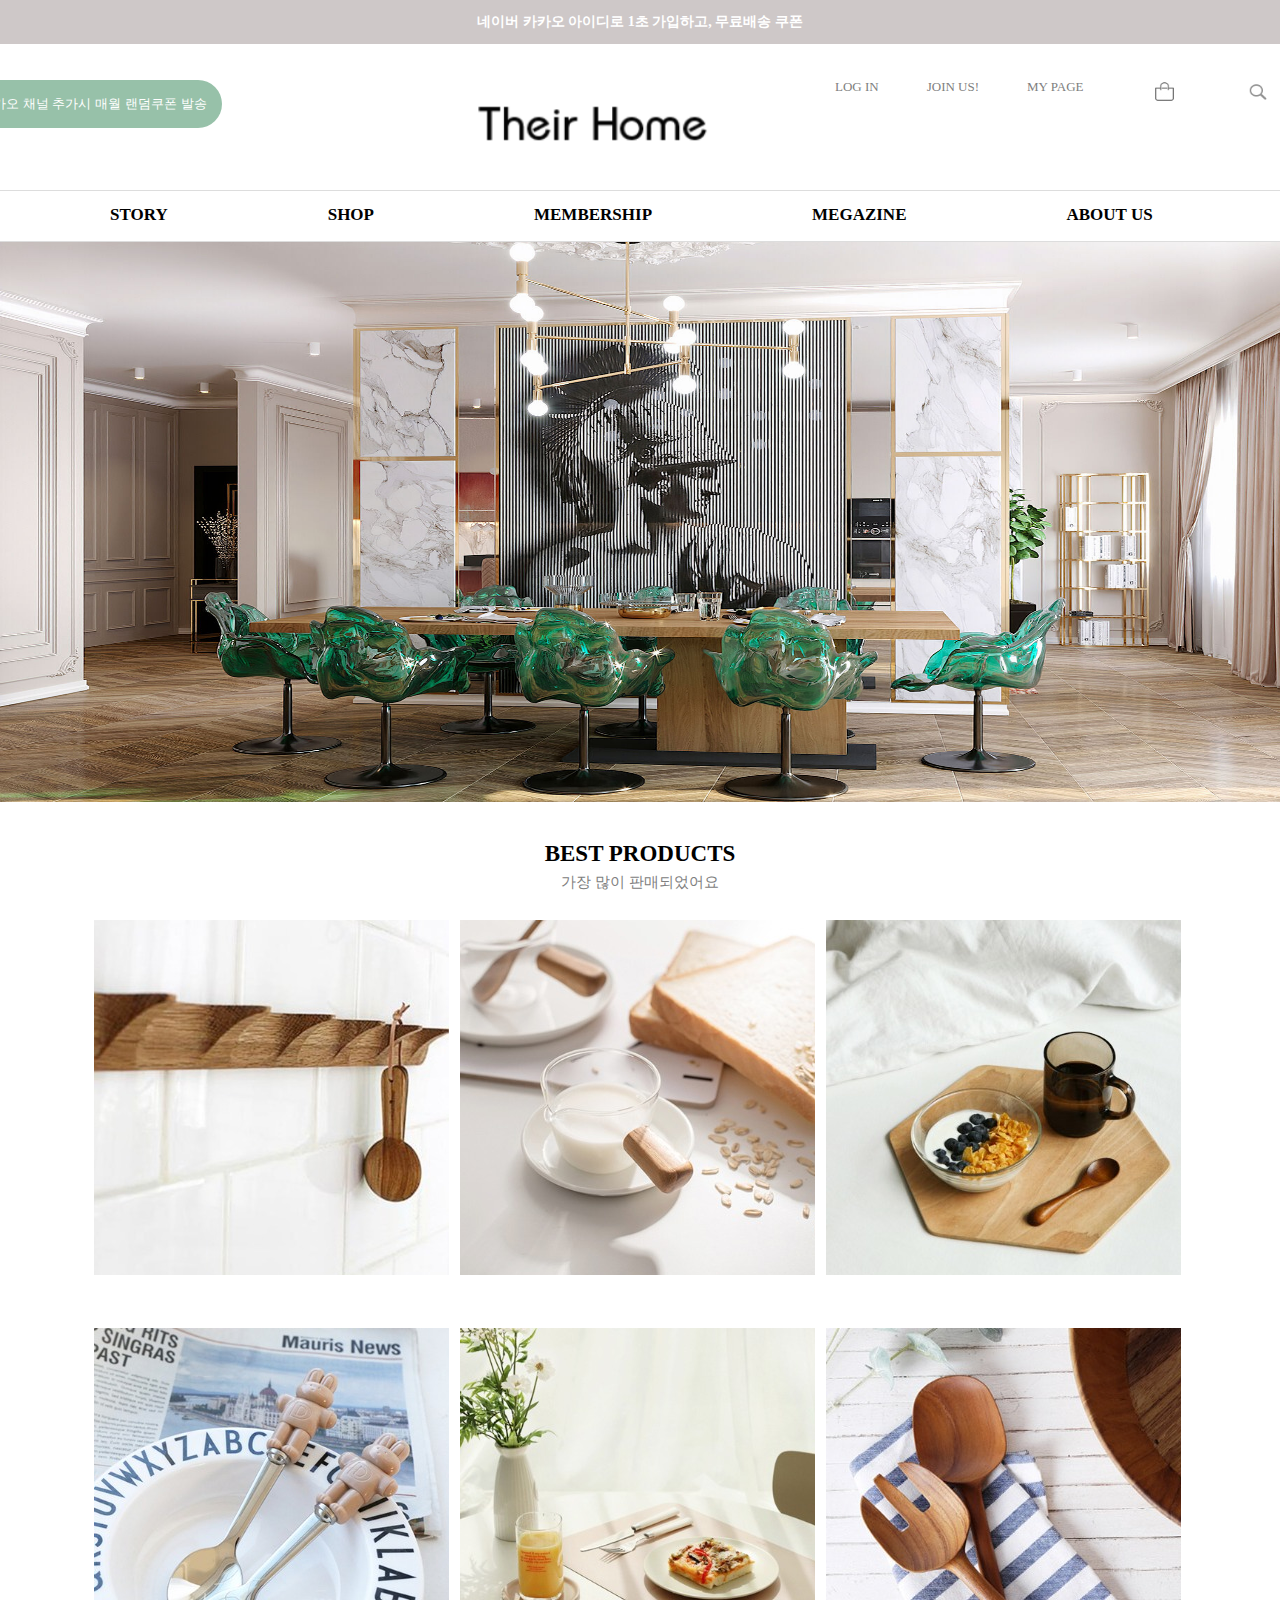
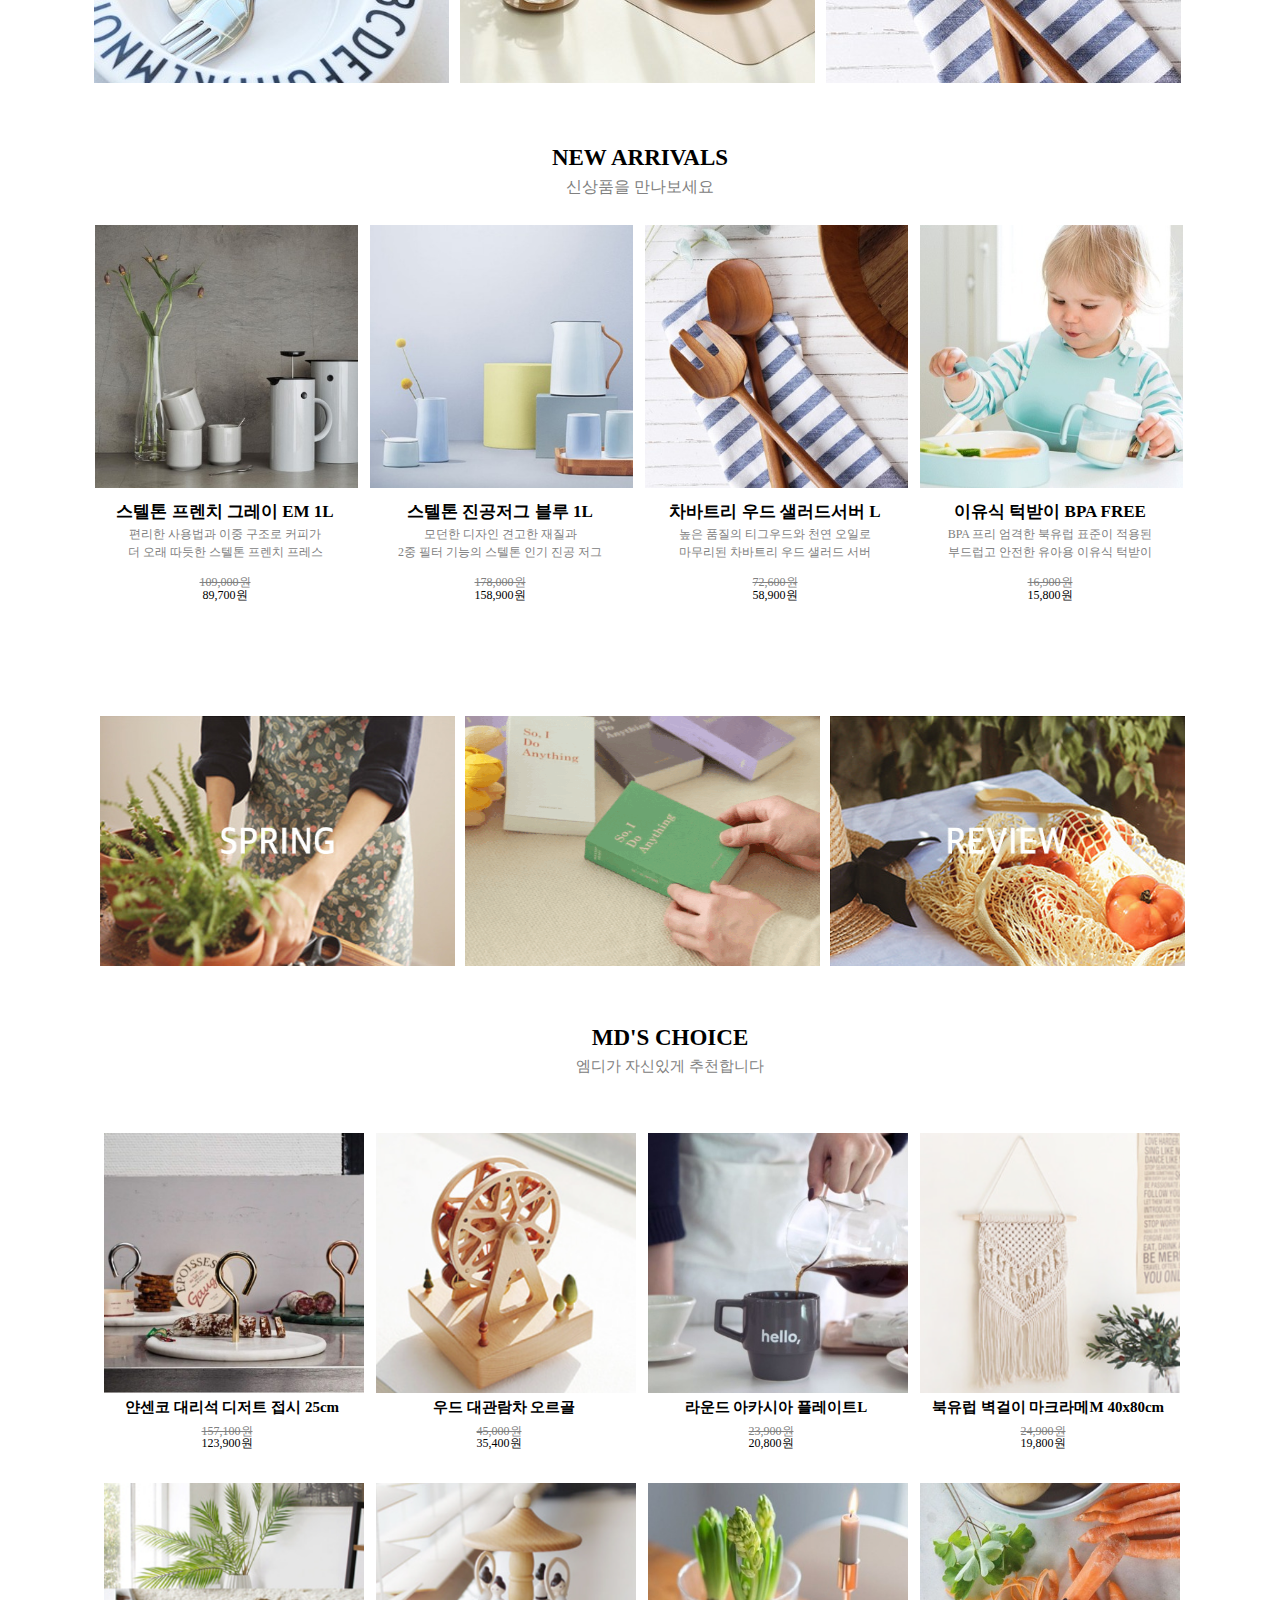
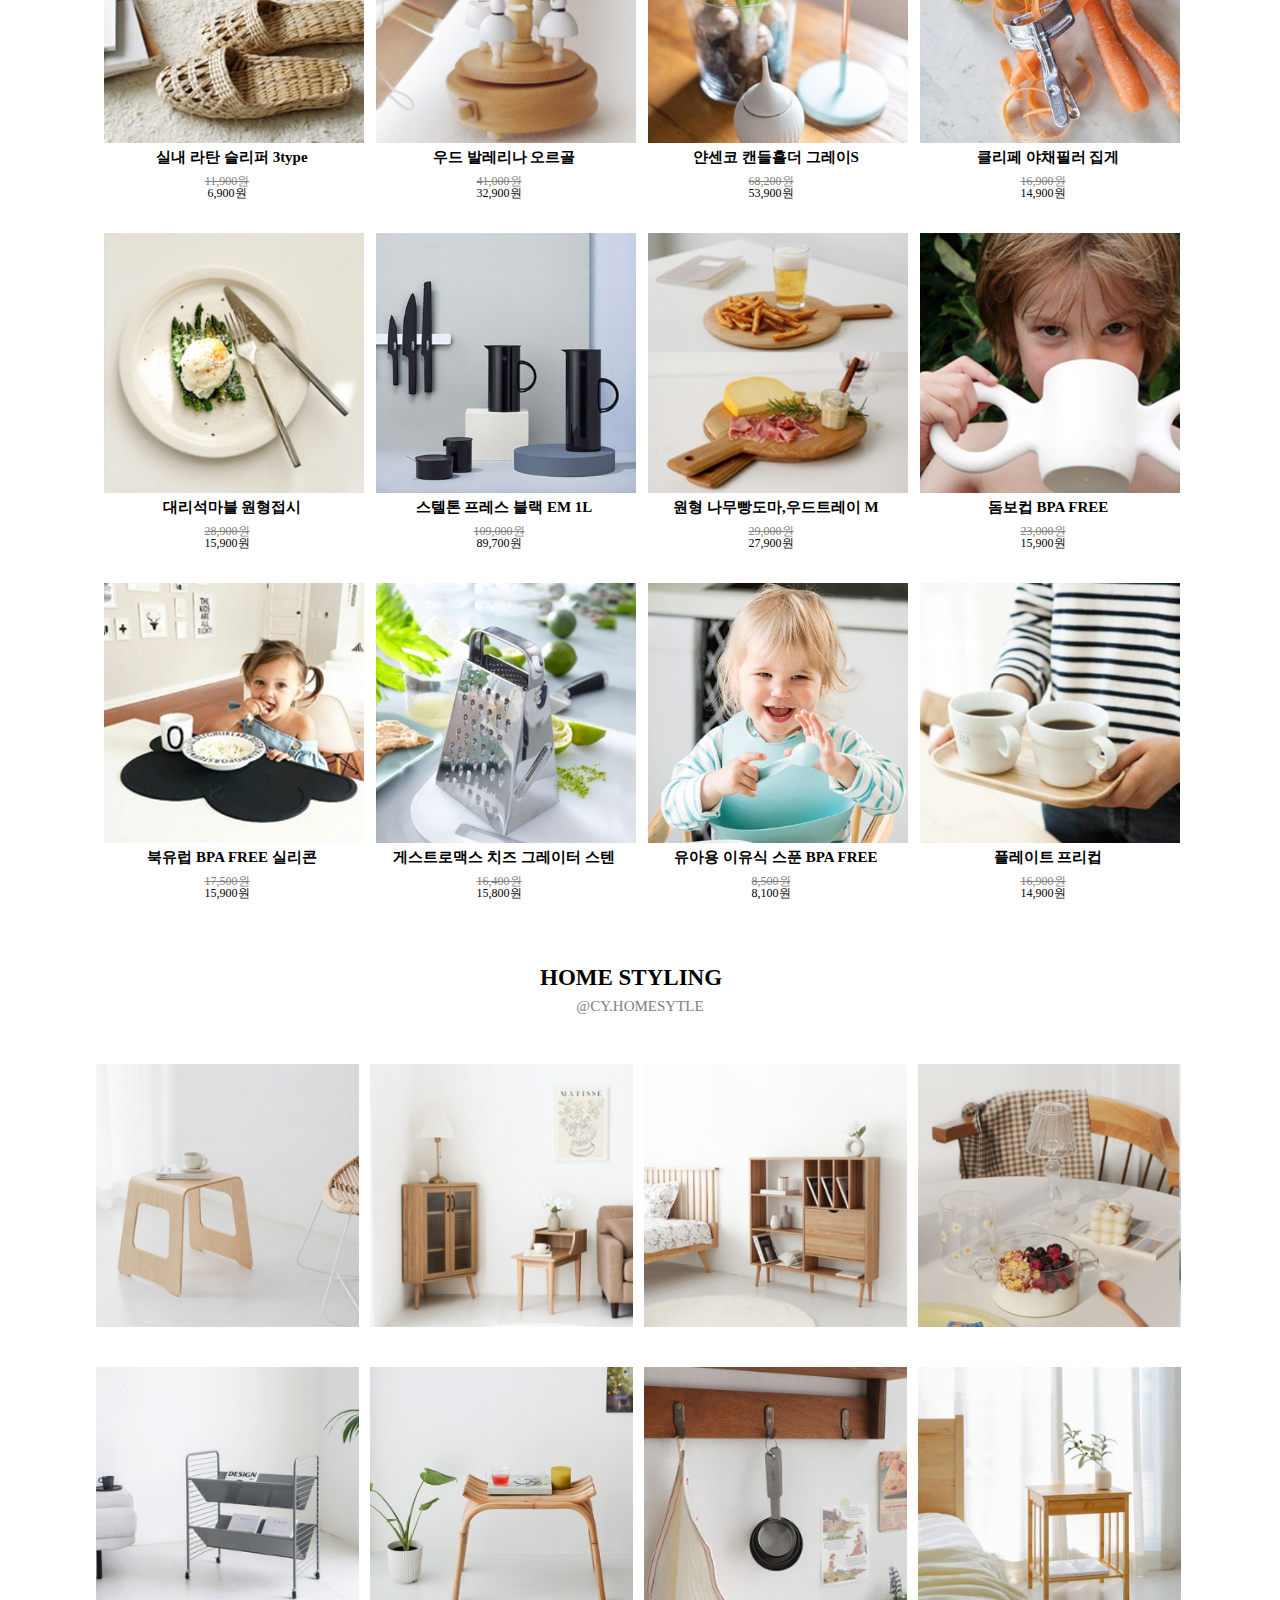
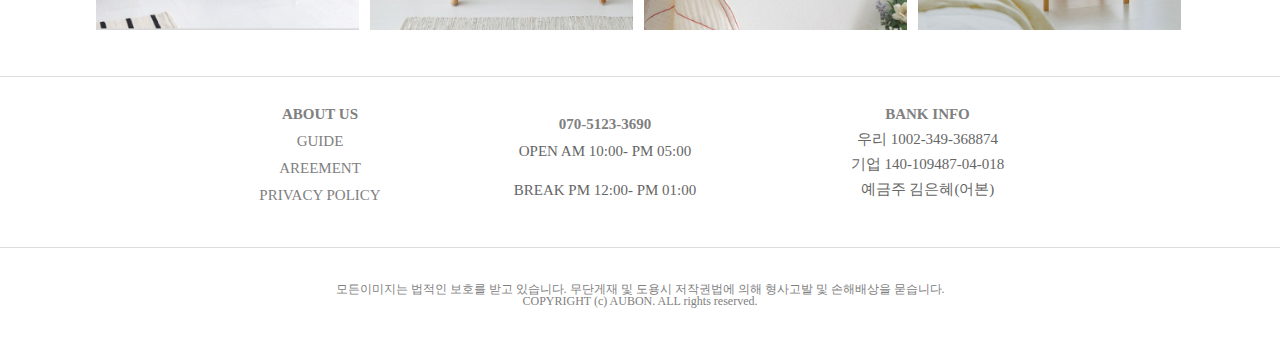
<file: index.html>
<!DOCTYPE html>
<html>

<head>
  <title>Page Title</title>
  <link rel="stylesheet" href="css/reset.css">
  <link rel="stylesheet" href="css/common.css">
  <link rel="stylesheet" href="css/main.css">
</head>

<body>


  <div id="event">
    <p><a href="#">네이버 카카오 아이디로 1초 가입하고, 무료배송 쿠폰</a></p>
  </div>


  <header>
    <div id="box">


        <div id="login">
          <ul>
            <li><a href="#">LOG IN</a></li>
            <li><a href="#">JOIN US!</a></li>
            <li><a href="#">MY PAGE</a></li>
            <li><a href="#"><img src="img/bag.jpg" alt="장바구니"></a></li>
            <li><a href="#"><img src="img/search.png" alt="검색"></a></li>
          </ul>
        </div>






      <button>카카오 채널 추가시 매월 랜덤쿠폰 발송 </button>


      
      <div id="logo">
        <a href="sub.html" target="_self"><img src="img/logo.png" alt="로고"></a>
      </div>

    </div>


    <nav>
        <ul class="main_menu">
          <li><a href="sub.html" target="_self">STORY</a></li>
          <li><a href="sub.html" target="_self">SHOP</a></li>
          <li><a href="sub.html" target="_self">MEMBERSHIP</a></li>
          <li><a href="sub.html" target="_self">MEGAZINE</a></li>
          <li><a href="sub.html" target="_self">ABOUT US</a></li>
        </ul>
    </nav>

  </header>




  <div id="slider">

    <img src="img/slider.jpg" alt="슬라이드 사진">

  </div>



  <section>

    <div id="BEST_PRODUCTS">
      <h3>BEST PRODUCTS</h3>
      <p>가장 많이 판매되었어요</p>

        <div class="imgbox">
          <a href="sub.html" target="_self"><img src="img/best1.jpg"></a>

          <div class="textbox1">
            <span><h3>차바트리 계랑스푼 우드 세트</h3>
            <p>티크나무로 제작된 깨끗한 친환경 <br>
            주방용품 태국 차바트리 계량스푼 세트</p><br>
            <p class="a">38,900원</p>
            </span>
          </div>
        </div>




        <div class="imgbox">
          <a href="sub.html" target="_self"><img src="img/best2.jpg"></a>

          <div class="textbox1">
            <span><h3>차바트리 밀크 소스컵<br></h3>
            <P>디자인과 실용성을 겸비한 밀크나 소스를 <br>
            믹싱해서 부어먹을 수 있는 소스컵</P><br>
            <p class="a">19,900원</p>
          </span>
          </div>
        </div>



        <div class="imgbox">
          <a href="sub.html" target="_self"><img src="img/best3.jpg"></a>


          <div class="textbox1">
            <span><h3>라운드 아카시아 우드 플레이트L<br></h3>
            <p>아카시아 나무의 결이<br> 예쁘게 살아있는
            원형 우드 플레이트</p><br>
            <p class="a">20,800원</p>
          </span>
          </div>
        </div>




        <div class="imgbox">
          <a href="sub.html" target="_self"><img src="img/best4.jpg"></a>

          <div class="textbox1">
            <span><h3>버니 커트러리 케이스 세트<br></h3>
            <p>디저트 커트러리로 시리얼, 아이스크림<br>
            케이크를 먹을때 사용해보세요</p><br>
            <p class="a">12,700원</p>
          </span>
          </div>
        </div>




        <div class="imgbox">
          <a href="sub.html" target="_self"><img src="img/best5.jpg"></a>

          <div class="textbox1">
              <span id="curry"><h3>사랑스러운 커트러리 세트</h3>
              <p>소소한 행복인커트러리세트<br>
              브런치를 즐겨보세요</p><br>
              <p class="a">58,700원</p>
            </span>
          </div>
        </div>



        <div class="imgbox">
          <a href="sub.html" target="_self"><img src="img/best6.jpg"></a>

          <div class="textbox1">
            <span><h3>차바트리 림피드 우드 샐러드 러버</h3>
            <p>티크우드와 천연오일로 마무리된<br>
            차바트리 우드 샐러드 러버</p><br>
            <p class="a">58,700원</p>
          </span>
          </div>
        </div>

    </div>


    <div id="NEW_ARRIVALS">

      <h3>NEW ARRIVALS</h3>
      <p>신상품을 만나보세요</p>
      <div class="box2">
        <a href="sub.html" target="_self"><img src="img/new_1.jpg" alt=""></a>
        <h4><a href="#">스텔톤 프렌치 그레이 EM 1L</a></h4>
        <p>편리한 사용법과 이중 구조로 커피가 <br>더 오래 따듯한 스텔톤 프렌치 프레스</p>
        <span class="a">109,000원</span>
        <br>
        <span class="b">89,700원</span>
      </div>


      <div class="box2">
        <a href="sub.html" target="_self"><img src="img/new_2.jpg" alt=""></a>
        <h4><a href="#">스텔톤 진공저그 블루 1L</a></h4>
        <p>모던한 디자인 견고한 재질과 <br>2중 필터 기능의 스텔톤 인기 진공 저그</p>
        <span class="a">178,000원</span>
        <br>
        <span class="b">158,900원</span>
      </div>


      <div class="box2">
        <a href="sub.html" target="_self"><img src="img/new_3.jpg" alt=""></a>
        <h4><a href="#">차바트리 우드 샐러드서버 L</a></h4>
        <p>높은 품질의 티그우드와 천연 오일로 <br>마무리된 차바트리 우드 샐러드 서버</p>
        <span class="a">72,600원</span>
        <br>
        <span class="b">58,900원</span>
      </div>


      <div class="box2">
        <a href="sub.html" target="_self"><img src="img/new_4.jpg" alt=""></a>
        <h4><a href="#">이유식 턱받이 BPA FREE</a></h4>
        <p>BPA 프리 엄격한 북유럽 표준이 적용된 <br> 부드럽고 안전한 유아용 이유식 턱받이</p>
        <span class="a">16,900원</span><br>
        <span class="b">15,800원</span>
      </div>

    </div>

    <div id="BANNER">
      <div class="img1">

        <a href="sub.html" target="_self"><img src="img/banner_1.jpg" alt="이미지1"></a>

      </div>

      <div class="img2">

        <a href="sub.html" target="_self"><img src="img/banner_2.gif" alt="이미지2"></a>

      </div>

      <div class="img3">

        <a href="sub.html" target="_self"><img src="img/banner_3.jpg" alt="이미지3"></a>

      </div>

    </div>


    <div id="MD_CHOICE">

      <h3>MD'S CHOICE</h3>
      <p>엠디가 자신있게 추천합니다</p>
    </div>



    <div id="ALL_PRODUCTS">

      <article>
        <div class="box3">
          <a href="#"><img src="img/md_11.jpg" alt=""></a>
          <h4><a href="#">얀센코 대리석 디저트 접시 25cm</a></h4>

          <p>157,100원</p>
          <span><a href="#">123,900원</a></span>

        </div>

        <div class="box3">
          <a href="#"><img src="img/md_1.png" alt=""></a>
          <h4><a href="#">우드 대관람차 오르골</a></h4>
          <p>45,000원</p>
          <span><a href="#">35,400원</a></span>

        </div>

        <div class="box3">
          <a href="#"><img src="img/md_2.jpg" alt=""></a>
          <h4><a href="#">라운드 아카시아 플레이트L  </a></h4>
          <p>23,900원</p>
          <span><a href="#">20,800원</a></span>

        </div>

        <div class="box3">
          <a href="#"><img src="img/md_3.png" alt=""></a>
          <h4><a href="#">북유럽 벽걸이 마크라메M 40x80cm</a></h4>
          <p>24,900원</p>
          <span><a href="#">19,800원</a></span>

        </div>


        <div class="box3">
          <a href="#"><img src="img/md_4.png" alt=""></a>
          <h4><a href="#">실내 라탄 슬리퍼 3type</a></h4>

          <p>11,900원</p>
          <span><a href="#">6,900원</a></span>

        </div>

        <div class="box3">
          <a href="#"><img src="img/md_5.png" alt=""></a>
          <h4><a href="#">우드 발레리나 오르골</a></h4>
          <p>41,000원</p>
          <span><a href="#">32,900원</a></span>

        </div>

        <div class="box3">
          <a href="#"><img src="img/md_6.jpg" alt=""></a>
          <h4><a href="#">얀센코 캔들홀더 그레이S</a></h4>
          <p>68,200원</p>
          <span><a href="#">53,900원</a></span>

        </div>

        <div class="box3">
          <a href="#"><img src="img/md_7.jpg" alt=""></a>
          <h4><a href="#">클리페 야채필러 집게</a></h4>
          <p>16,900원</p>
          <span><a href="#">14,900원</a></span>

        </div>


        <div class="box3">
          <a href="#"><img src="img/md_0.png" alt=""></a>
          <h4><a href="#">대리석마블 원형접시</a></h4>

          <p>28,900원</p>
          <span><a href="#">15,900원</a></span>

        </div>

        <div class="box3">
          <a href="#"><img src="img/md_8.jpg" alt=""></a>
          <h4><a href="#">스텔톤 프레스 블랙 EM 1L</a></h4>
          <p>109,000원</p>
          <span><a href="#">89,700원</a></span>

        </div>

        <div class="box3">
          <a href="#"><img src="img/md_9.png" alt=""></a>
          <h4><a href="#">원형 나무빵도마,우드트레이 M</a></h4>
          <p>29,000원</p>
          <span><a href="#">27,900원</a></span>

        </div>

        <div class="box3">
          <a href="#"><img src="img/md_10.png" alt=""></a>
          <h4><a href="#">돔보컵 BPA FREE</a></h4>
          <p>23,000원</p>
          <span><a href="#">15,900원</a></span>

        </div>

        <div class="box3">
          <a href="#"><img src="img/md_17.png" alt=""></a>
          <h4><a href="#">북유럽 BPA FREE 실리콘</a></h4>

          <p>17,500원</p>
          <span><a href="#">15,900원</a></span>

        </div>

        <div class="box3">
          <a href="#"><img src="img/md_12.jpg" alt=""></a>
          <h4><a href="#">게스트로맥스 치즈 그레이터 스텐</a></h4>
          <p>16,400원</p>
          <span><a href="#">15,800원</a></span>

        </div>

        <div class="box3">
          <a href="#"><img src="img/md_13.jpg" alt=""></a>
          <h4><a href="#">유아용 이유식 스푼 BPA FREE</a></h4>
          <p>8,500원</p>
          <span><a href="#">8,100원</a></span>

        </div>

        <div class="box3">
          <a href="#"><img src="img/md_14.png" alt=""></a>
          <h4><a href="#">플레이트 프리컵</a></h4>
          <p>16,900원</p>
          <span><a href="#">14,900원</a></span>

        </div>

      </article>

    </div>



    <div id="HOME_STYLING">

      <h3>HOME STYLING</h3>
      <p> @CY.HOMESYTLE</p>

      <div class="box4">
        <div class="imgbox">
          <a href="#" alt="홈스타일"><img src="img/hs_1.png" alt=""></a>

          <div class="textbox">

          </div>
        </div>
      </div>

      <div class="box4">
        <div class="imgbox">
          <a href="#" alt="홈스타일"><img src="img/hs_2.png" alt=""></a>

          <div class="textbox">
          </div>
        </div>
      </div>

      <div class="box4">
        <div class="imgbox">
          <a href="#" alt="홈스타일"><img src="img/hs_3.png" alt=""></a>


          <div class="textbox">
          </div>
        </div>
      </div>

      <div class="box4">
        <div class="imgbox">
          <a href="#" alt="홈스타일"><img src="img/hs_4.png" alt=""></a>


          <div class="textbox">
          </div>
        </div>
      </div>



      <div class="box4">
        <div class="imgbox">
          <a href="#" alt="홈스타일"><img src="img/hs_5.png" alt=""></a>


          <div class="textbox">
          </div>
        </div>
      </div>

      <div class="box4">
        <div class="imgbox">
          <a href="#" alt="홈스타일"><img src="img/hs_7.png" alt=""></a>


          <div class="textbox">
          </div>
        </div>
      </div>

      <div class="box4">
        <div class="imgbox">
          <a href="#" alt="홈스타일"><img src="img/hs_8.png" alt=""></a>


          <div class="textbox">
          </div>
        </div>
      </div>


      <div class="box4">
        <div class="imgbox">
          <a href="#" alt="홈스타일"><img src="img/hs_9.png" alt=""></a>


          <div class="textbox">
          </div>
        </div>
      </div>


    </div>

  </section>


  <footer>

    <div id="contact">

      <div id="wrap">
        <div class="box1">
          <ul>
            <h4><a href="#">ABOUT US</a></h4>
            <li><a href="#">GUIDE</a></li>
            <li><a href="#">AREEMENT</a></li>
            <li><a href="#">PRIVACY POLICY</a></li>
          </ul>
        </div>

        <div class="box2">
          <ul>
            <h4><a href="#">070-5123-3690</a></h4>
            <li><a href="#">OPEN AM 10:00- PM 05:00</a></li>
            <li><a href="#">BREAK PM 12:00- PM 01:00</a></li>
          </ul>
        </div>


        <div class="box3">
          <ul>
            <h4><a href="#">BANK INFO</a></h4>
            <li><a href="#">우리 1002-349-368874</a></li>
            <li><a href="#">기업 140-109487-04-018</a></li>
            <li><a href="#">예금주 김은혜(어본)</a></li>
          </ul>
        </div>


      </div>
    </div>



    <div id="box">

      <p>
        모든이미지는 법적인 보호를 받고 있습니다. 무단게재 및 도용시 저작권법에 의해 형사고발 및 손해배상을 묻습니다.<br>
        COPYRIGHT (c) AUBON. ALL rights reserved.</p>


    </div>


  </footer>



</body>

</html>
</file>
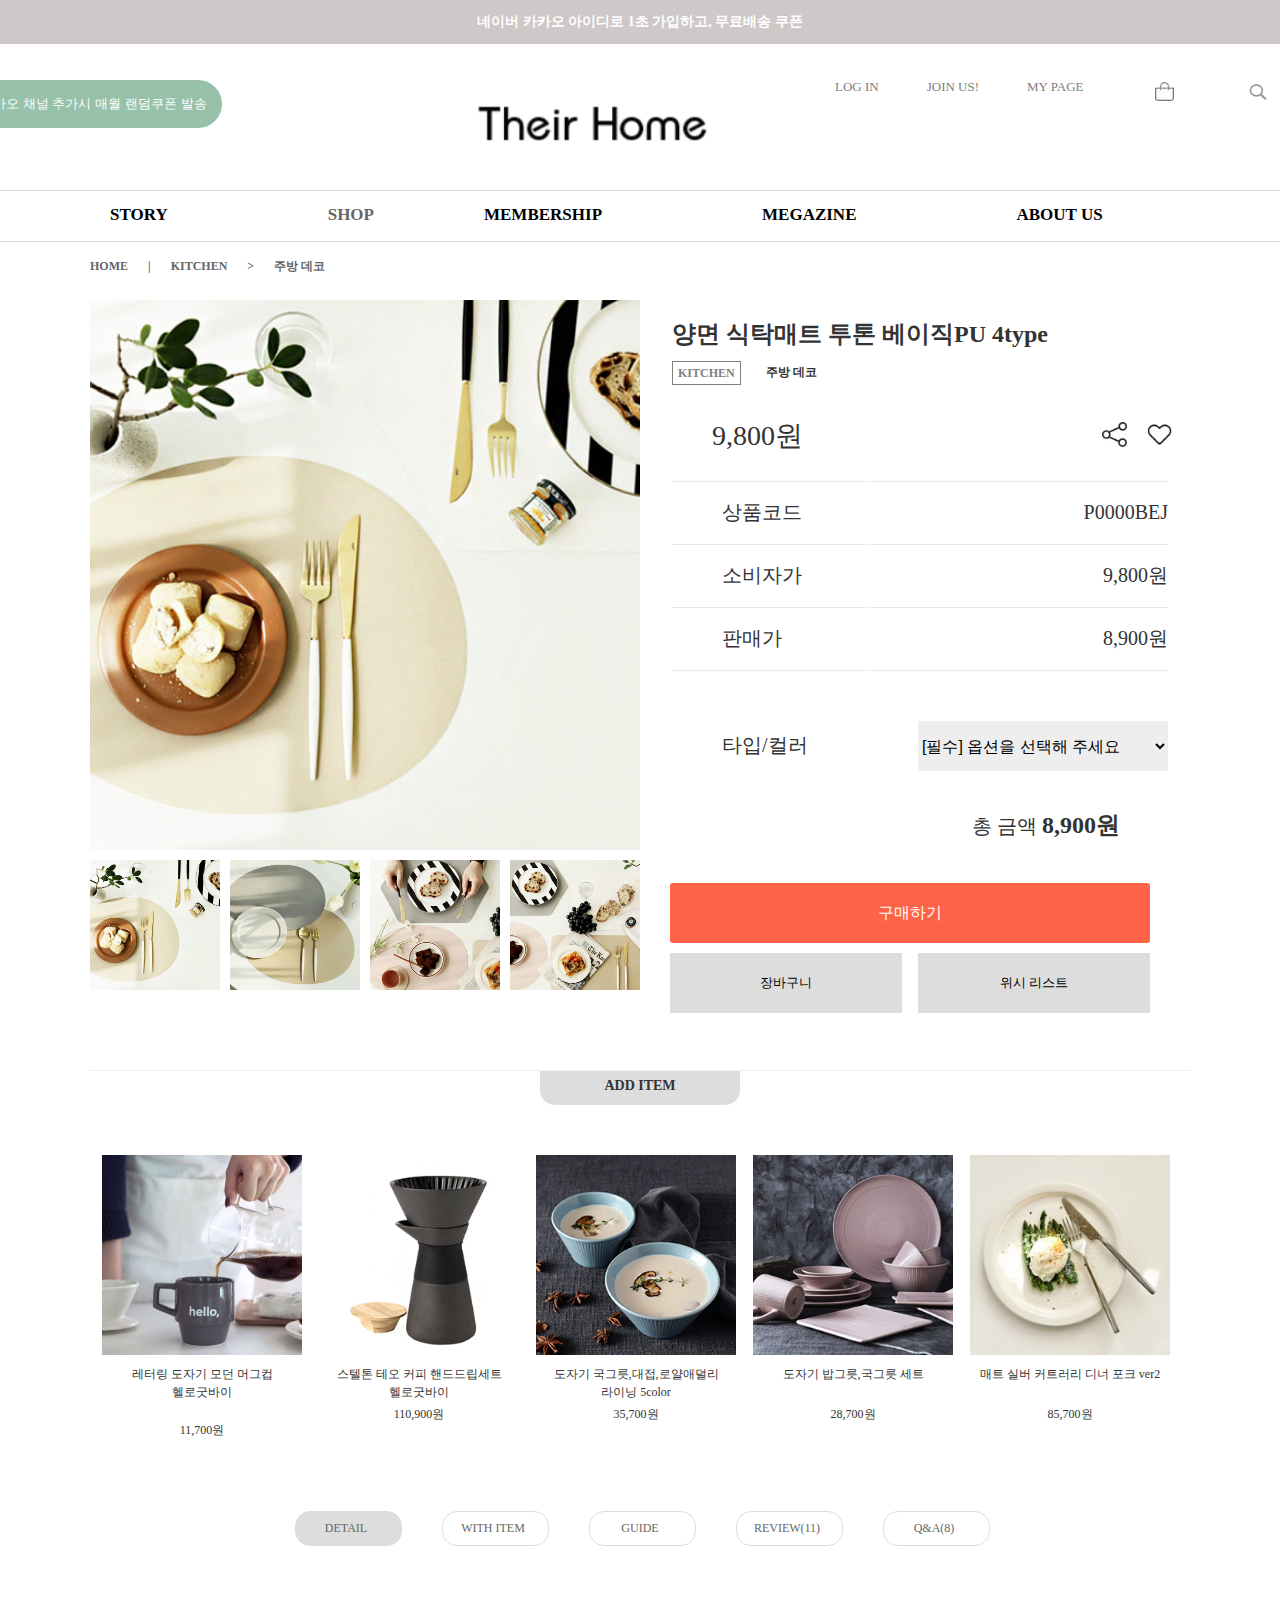
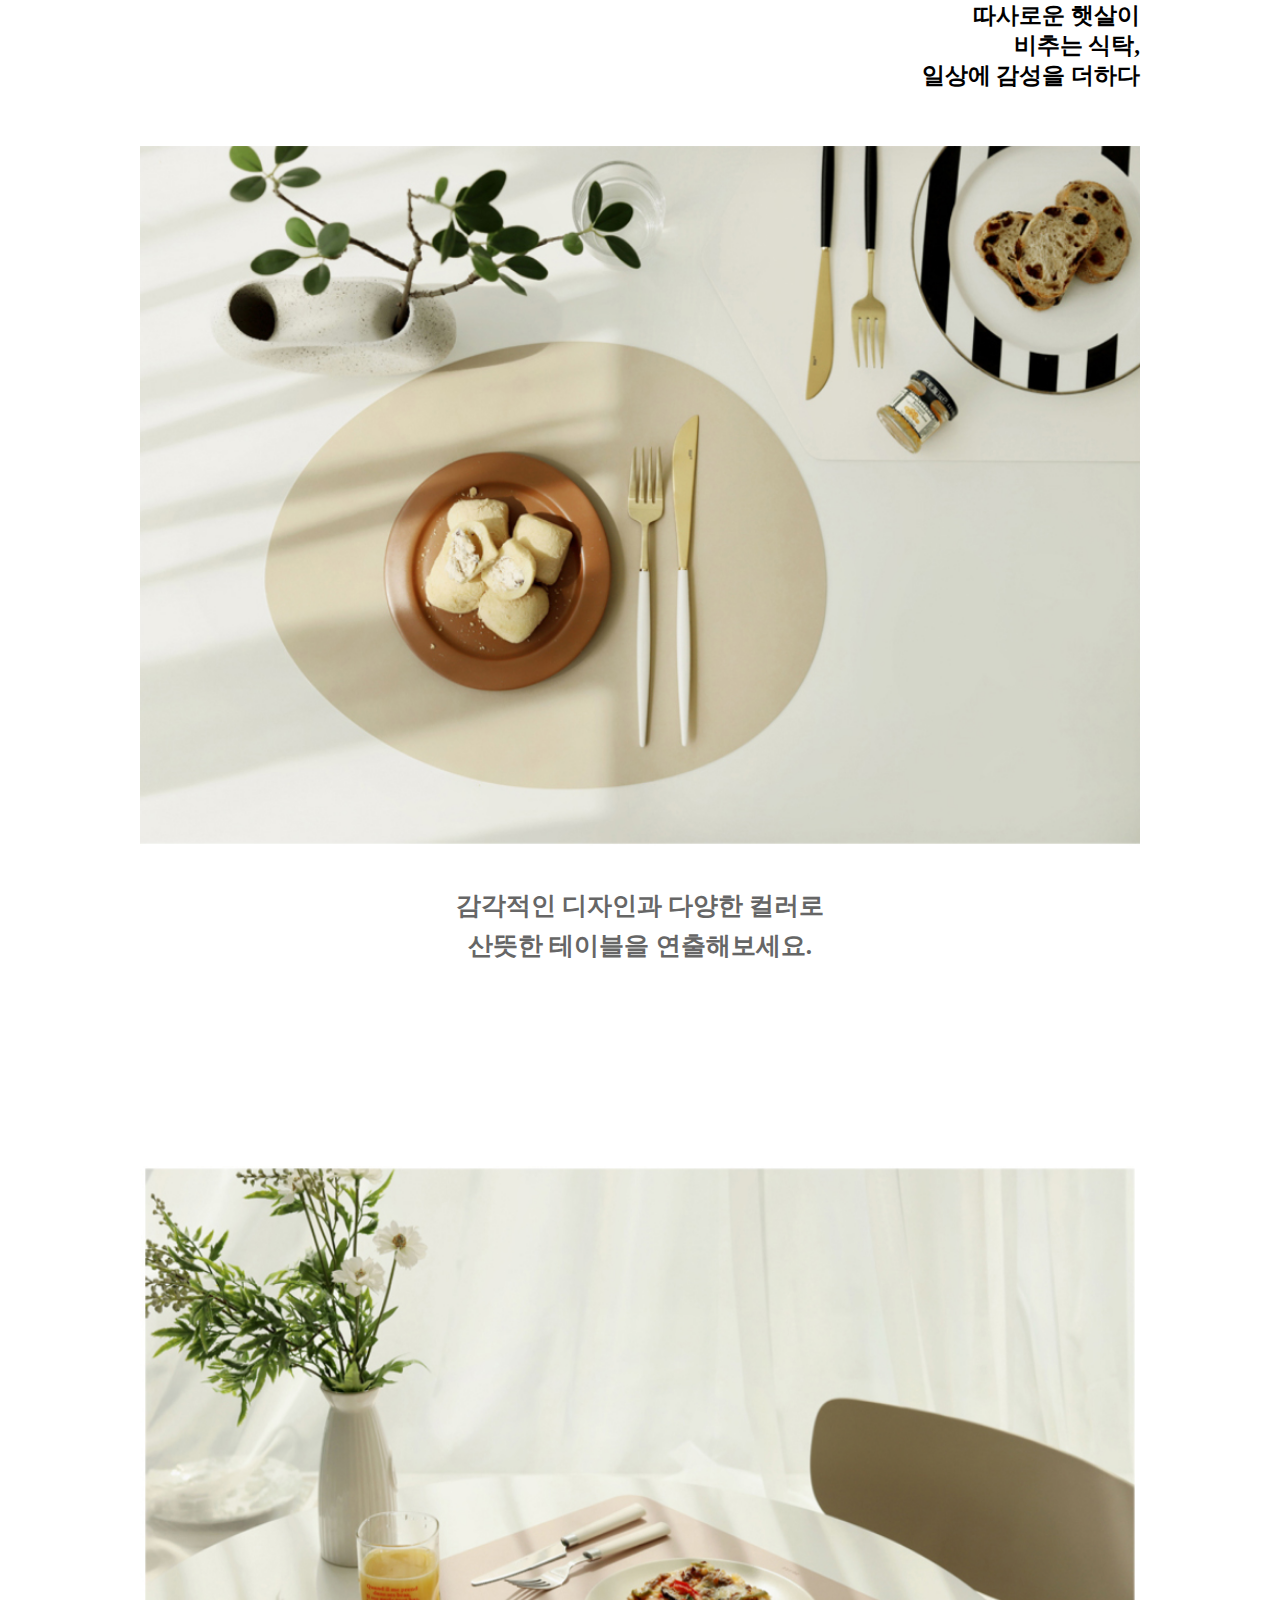
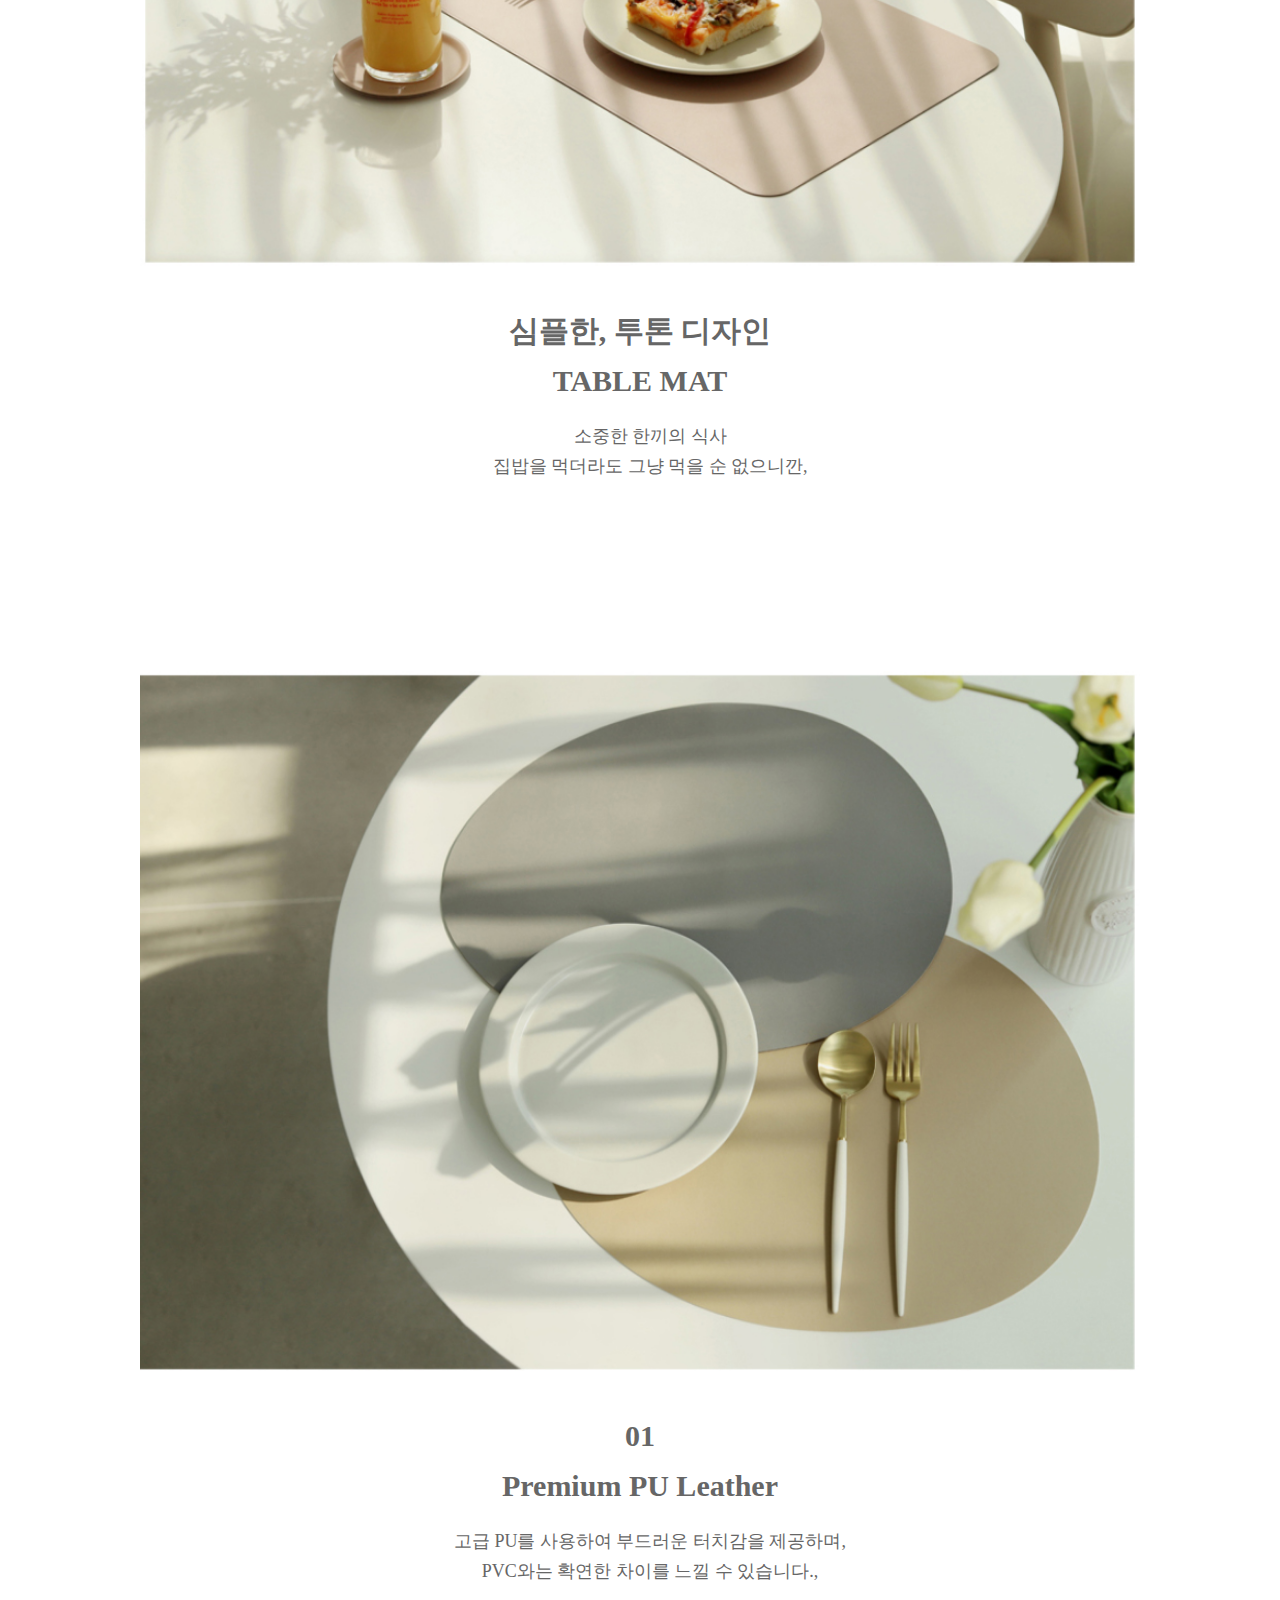
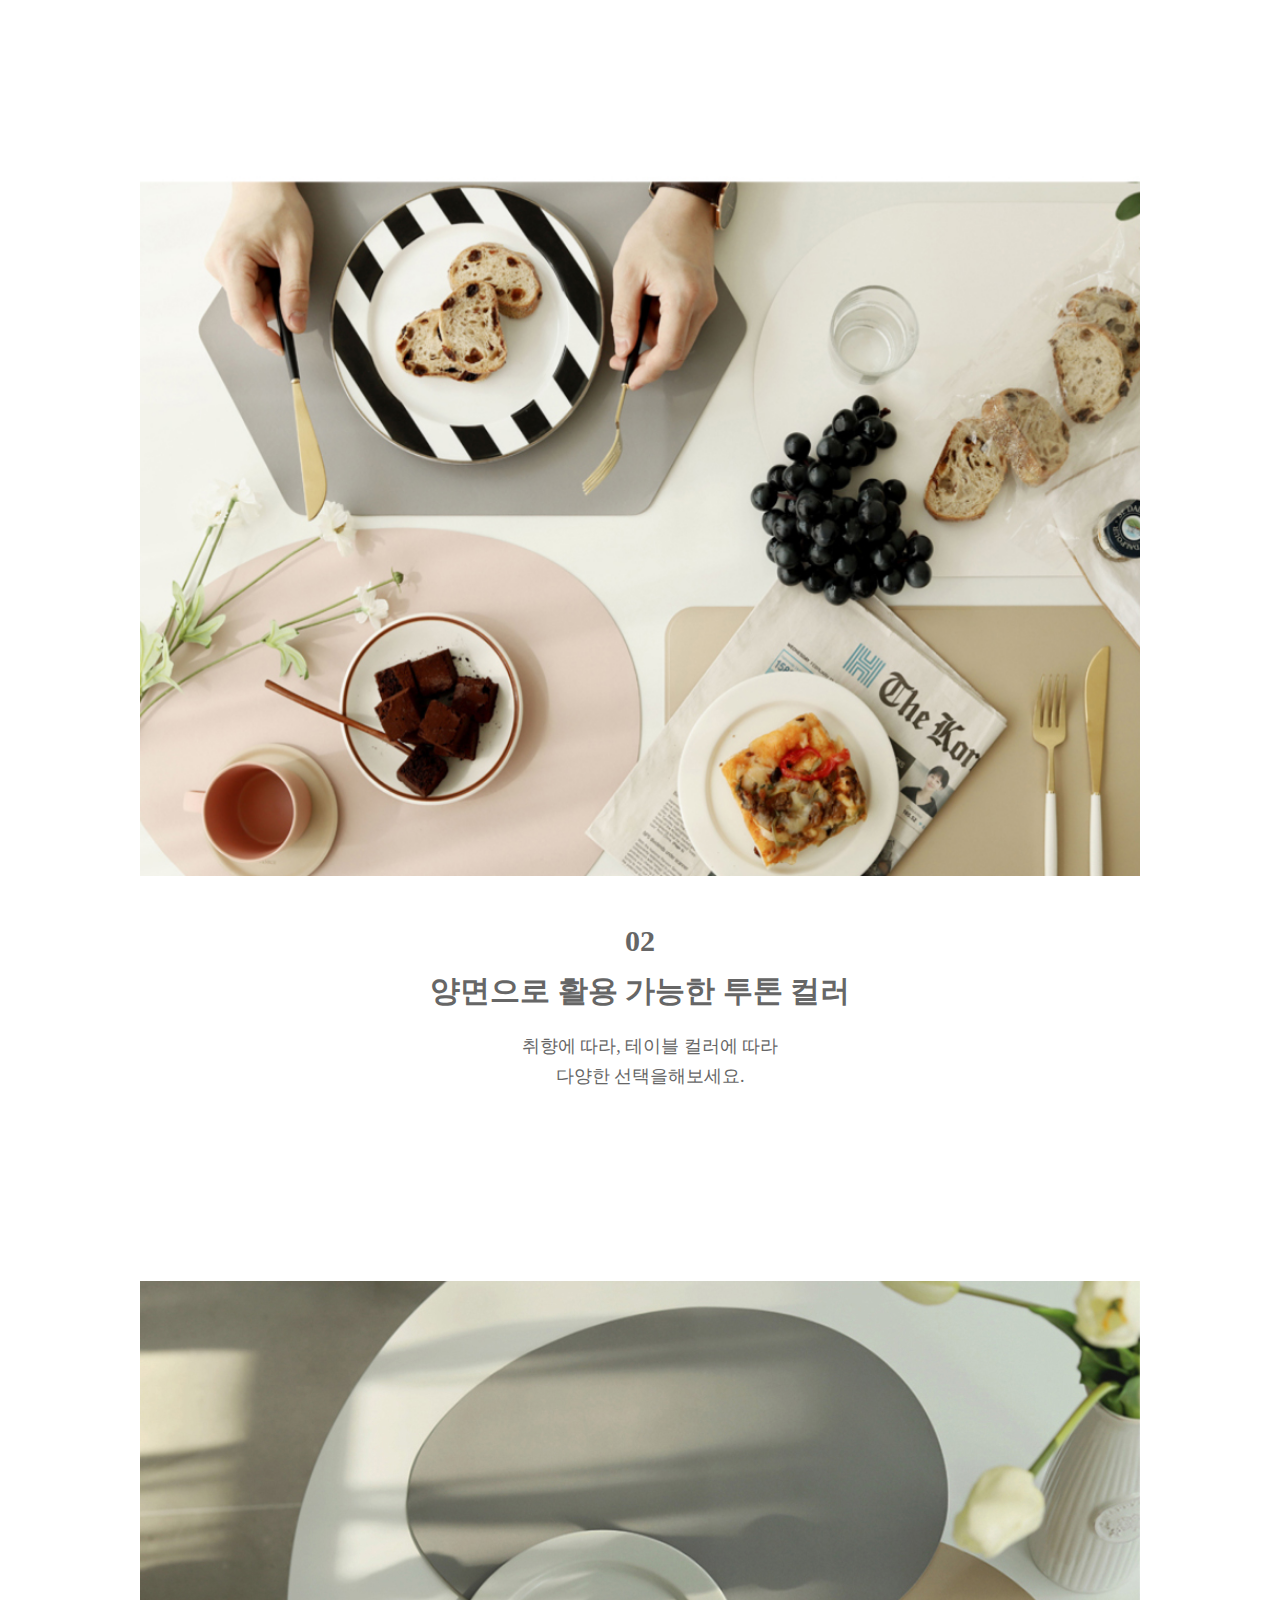
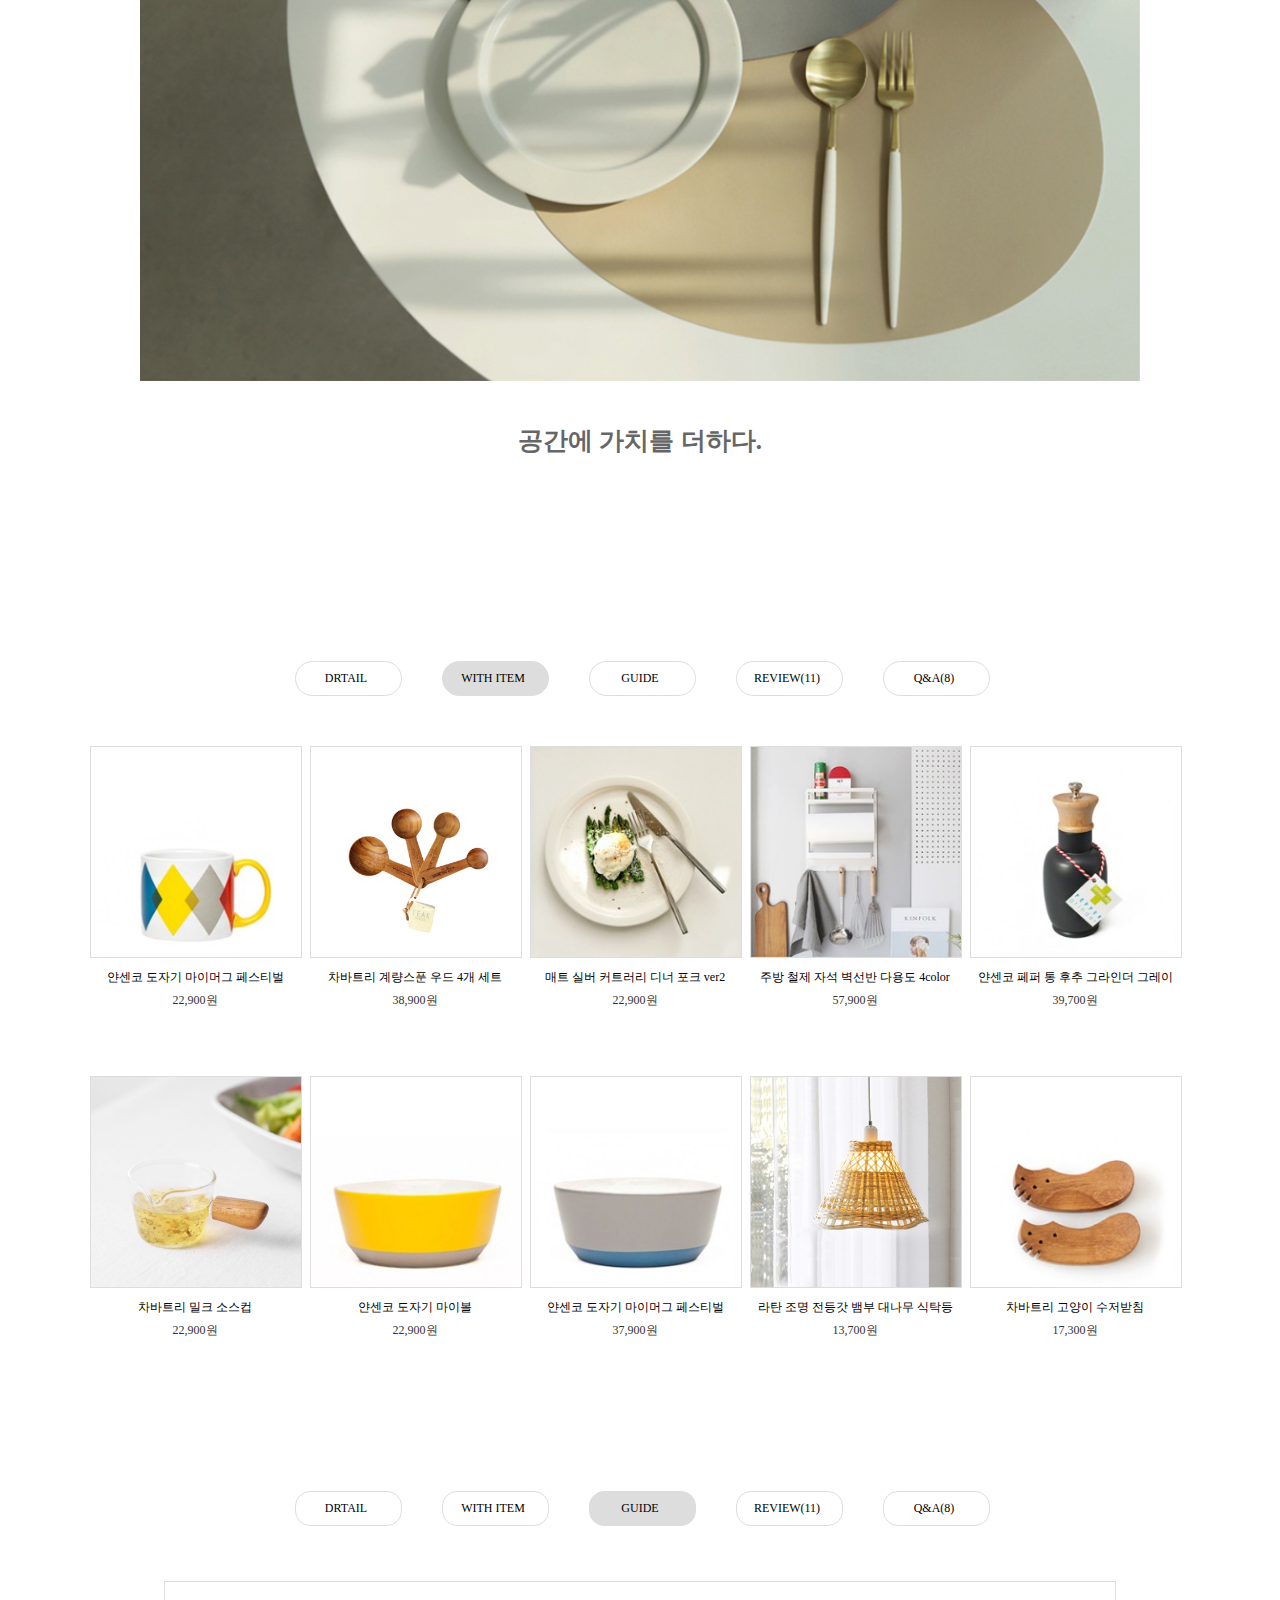
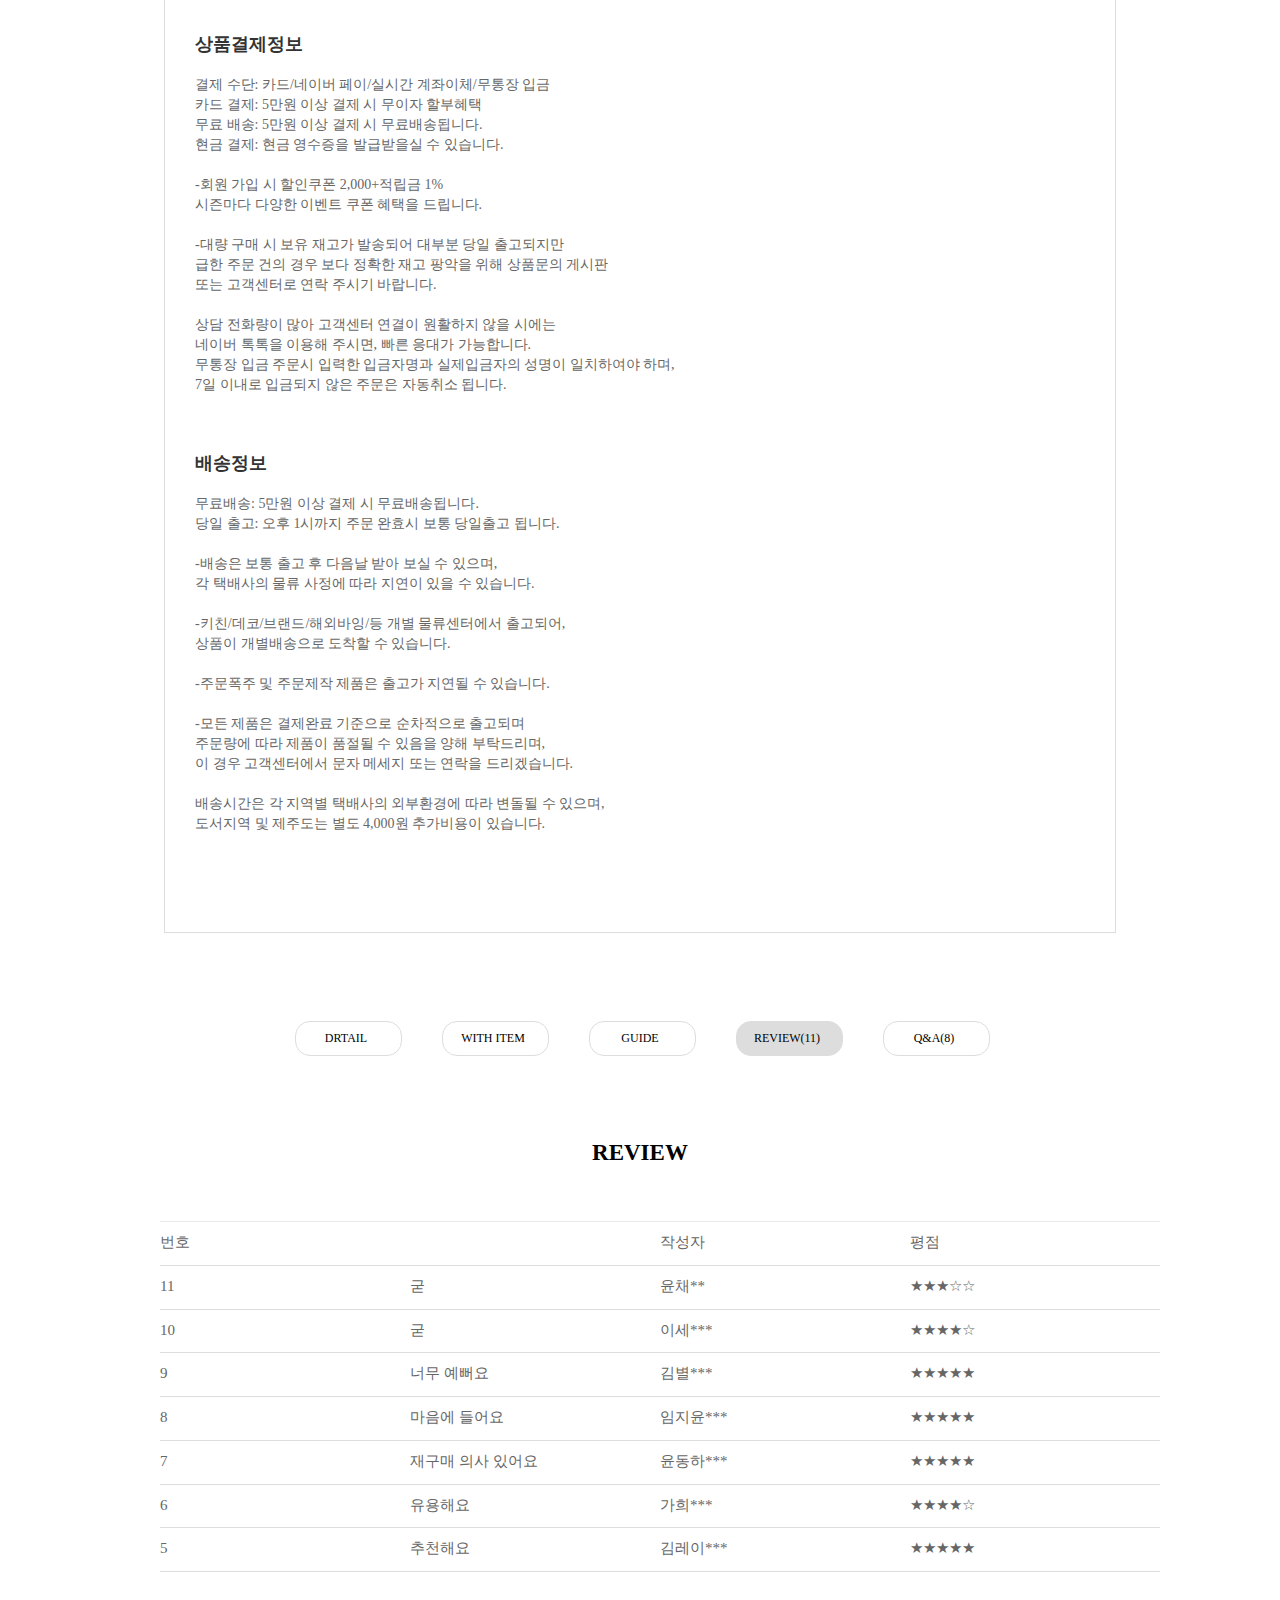
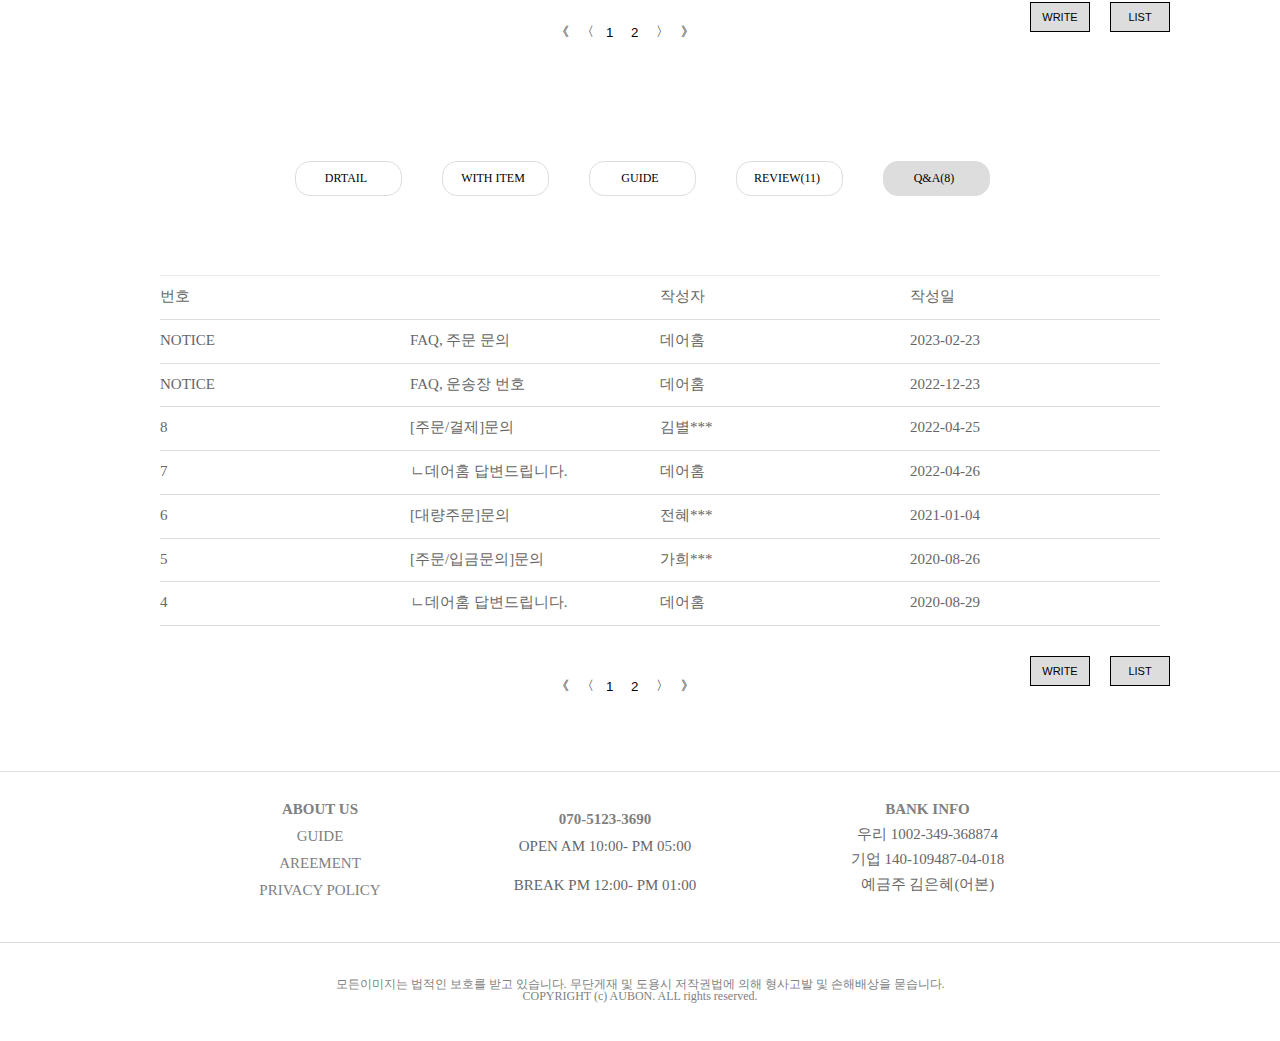
<file: sub.html>
<!DOCTYPE html>
<html>

<head>
  <title>Page Title</title>
  <link rel="stylesheet" href="css/reset.css">
  <link rel="stylesheet" href="css/common.css">
  <link rel="stylesheet" href="css/sub.css">


  <script src="https://ajax.googleapis.com/ajax/libs/jquery/3.3.1/jquery.min.js"></script>




</head>





<body>

  <div id="event">
    <p><a href="#">네이버 카카오 아이디로 1초 가입하고, 무료배송 쿠폰</a></p>
  </div>


  <header>
    <div id="box">


      <div id="login">
        <ul>
          <li><a href="#">LOG IN</a></li>
          <li><a href="#">JOIN US!</a></li>
          <li><a href="#">MY PAGE</a></li>
          <li><a href="#"><img src="img/bag.jpg" alt="장바구니"></a></li>
          <li><a href="#"><img src="img/search.png" alt="검색"></a></li>
        </ul>
      </div>

      <button>카카오 채널 추가시 매월 랜덤쿠폰 발송 </button>



      <div id="logo">
        <a href="index.html" target="_self"><img src="img/logo.png" alt="로고"></a>
      </div>

    </div>


    <nav>
      <ul class="main_menu">
        <li><a href="index.html" target="_self">STORY</a></li>
        <li>SHOP</li>
        <li><a href="index.html" target="_self">MEMBERSHIP</a></li>
        <li><a href="index.html" target="_self">MEGAZINE</a></li>
        <li><a href="index.html" target="_self">ABOUT US</a></li>
      </ul>
    </nav>
  </header>

  <div id="submenu">
    <div>
      <ul>
        <li><a href="#">HOME</a></li>
        <li><a href="#">|</a></li>
        <li><a href="#">KITCHEN</a></li>
        <li><a href="#">></a></li>
        <li><a href="#">주방 데코</a></li>
      </ul>
    </div>
  </div>


  <div id="sub">
    <div class="products">
      <img src="img/products1.jpg"
        alt="상품이미지1" id="cimg" class="w1">

      <div class="image">
        <ul>
          <li><img
              src="img/products1.jpg"
              alt="상품이미지1" id="btn1"></li>

          <li><img
              src="img/products2.jpg"
              alt="상품이미지2" id="btn1"></li>

          <li><img
              src="img/products3.jpg"
              alt="상품이미지3" id="btn1"></li>

          <li><img
              src="img/products4.jpg"
              alt="상품이미지4" id="btn1"></li>
        </ul>
      </div>
    </div>

    <div class="text">
      <table class="table1">
        <tr>
          <td colspan="2" class="b1">
            <h3>양면 식탁매트 투톤 베이직PU 4type</h3>
            <span class="a">KITCHEN</span><span class="b">주방 데코</span>

            <div class="pbox">
              <p>9,800원</p>
              <div><img src="img/heart1.webp" alt="아이콘4">
              </div>
              <div><img
                  src="img/with1.webp"
                  alt="아이콘5"></div>
            </div>
          </td>
        </tr>



        <table>

          <tr>

            <td>상품코드</td>

            <td>P0000BEJ</td>

          </tr>

          <tr>

            <td>소비자가</td>

            <td>9,800원</td>

          </tr>

          <tr>

            <td>판매가</td>

            <td>8,900원</td>

          </tr>

          <tr>

            <td>타입/컬러</td>

            <td>

              <select name="select" id="select">

                <option>[필수] 옵션을 선택해 주세요</option>
                <option>-------------------------------------------</option>
                <option>사각형 (인디핑크/ 그레이)</option>
                <option>사각형 (화이트/ 베이지)</option>
                <option>조약돌형 (인디핑크/ 그레이)</option>
                <option>조약돌형 (화이트/ 베이지)</option>
                <option>육각형 (인디핑크/ 그레이)</option>
                <option>육각형 (화이트/ 베이지)</option>
                <option>타원형 (인디핑크/ 그레이)</option>
                <option>타원형 (화이트/ 베이지)</option>
              </select>
            </td>
          </tr>
        </table>
        </td>
        </tr>
        <p class="p1">총 금액 <span>8,900원</span></p>

        <button class="button4">구매하기</button>
        <button class="button4">장바구니</button>
        <button class="button4">위시 리스트</button>

      </table>

    </div>
  </div>
  </div>

  <section>
    <div id="ADD_ITEM">
      <h3>ADD ITEM</h3>
      <div class="box1">
        <a href="#"><img src="img/ADD_ITEM1.jpg" alt="ADD_ITEM1"></a>
        <p>레터링 도자기 모던 머그컵<br>
          헬로굿바이</p><br>
        <p>11,700원</p>
      </div>

      <div class="box1">
        <a href="#"><img src="img/ADD_ITEM2.jpg" alt="ADD_ITEM1"></a>
        <p>스텔톤 테오 커피 핸드드립세트<br>
          헬로굿바이</p>
        <p>110,900원</p>
      </div>

      <div class="box1">
        <a href="#"><img src="img/ADD_ITEM3.jpg" alt="ADD_ITEM1"></a>
        <p>도자기 국그릇,대접,로얄애덜리<br>
          라이닝 5color</p>
        <p>35,700원</p>
      </div>

      <div class="box1">
        <a href="#"><img src="img/ADD_ITEM4.jpg" alt="ADD_ITEM1"></a>
        <p>도자기 밥그릇,국그릇 세트</p>
        <p>28,700원</p>
      </div>

      <div class="box1">
        <a href="#"><img src="img/ADD_ITEM5.jpg" alt="ADD_ITEM1"></a>
        <p>매트 실버 커트러리 디너 포크 ver2</p>
        <p>85,700원</p>
      </div>
    </div>

    <div id="content">
      <ul>
        <li><a href="#">DETAIL</li></a>
        <li><a href="#">WITH ITEM</li></a>
        <li><a href="#">GUIDE</li></a>
        <li><a href="#">REVIEW(11)</li></a>
        <li><a href="#">Q&A(8)</li></a>
      </ul>

      <h4>따사로운 햇살이<br>
        비추는 식탁,<br>
        일상에 감성을 더하다
      </h4>

      <div class="image2">
        <img src="img/content1.jpg" alt="content1">
        <span>
          감각적인 디자인과 다양한 컬러로<br>산뜻한 테이블을 연출해보세요.
        </span>
      </div>

      <div class="image2">
        <img src="img/content2.jpg" alt="content2">

        <h5>심플한, 투톤 디자인<br>TABLE MAT</h5>
        <p>소중한 한끼의 식사<br>집밥을 먹더라도 그냥 먹을 순 없으니깐,</p>
      </div>

      <div class="image2">
        <img src="img/content3.jpg" alt="content3">

        <h5>01<br>Premium PU Leather</h5>
        <p>고급 PU를 사용하여 부드러운 터치감을 제공하며,<br>PVC와는 확연한 차이를 느낄 수 있습니다.,</p>
      </div>


      <div class="image2">
        <img src="img/content4.jpg" alt="content4">

        <h5>02<br>양면으로 활용 가능한 투톤 컬러</h5>
        <p>취향에 따라, 테이블 컬러에 따라<br>다양한 선택을해보세요.</p>
      </div>

      <div class="image2">
        <img src="img/content4.jpg" alt="content3">
        <img src="img/content5.jpg" alt="content3">

        <span>
          공간에 가치를 더하다.
        </span>
      </div>
    </div>



    <div id="WITH_ITEM">

      <ul>
        <li><a href="#">DRTAIL</li></a>
        <li><a href="#">WITH ITEM</li></a>
        <li><a href="#">GUIDE</li></a>
        <li><a href="#">REVIEW(11)</li></a>
        <li><a href="#">Q&A(8)</li></a>
      </ul>

      <div class="box2">
        <a href=""><img src="img/withitem1.jpg" alt="아이템1"></a>
        <p><a href="">얀센코 도자기 마이머그 페스티벌</a></p>
        <p>22,900원</p>
      </div>

      <div class="box2">
        <a href=""><img src="img/withitem2.jpg" alt="아이템1"></a>
        <p><a href="">차바트리 계량스푼 우드 4개 세트<br></a></p>
        <p>38,900원</p>
      </div>

      <div class="box2">
        <a href=""><img src="img/withitem3.jpg" alt="아이템1"></a>
        <p><a href="">매트 실버 커트러리 디너 포크 ver2<br></a></p>
        <p>22,900원</p>
      </div>

      <div class="box2">
        <a href=""><img src="img/withitem4.jpg" alt="아이템1"></a>
        <p><a href="">주방 철제 자석 벽선반 다용도 4color</a></p>
        <p>57,900원</p>
      </div>

      <div class="box2">
        <a href=""><img src="img/withitem5.jpg" alt="아이템1"></a>
        <p><a href="">얀센코 페퍼 통 후추 그라인더 그레이<br></a></p>
        <p>39,700원</p>
      </div>


      <div class="box2">
        <a href=""><img src="img/withitem6.jpg" alt="아이템1"></a>
        <p><a href="">차바트리 밀크 소스컵<br></a></p>
        <p>22,900원</p>
      </div>

      <div class="box2">
        <a href=""><img src="img/withitem7.jpg" alt="아이템1"></a>
        <p><a href="">얀센코 도자기 마이볼
          </a></p>
        <p>22,900원</p>
      </div>

      <div class="box2">
        <a href=""><img src="img/withitem8.jpg" alt="아이템1"></a>
        <p><a href="">얀센코 도자기 마이머그 페스티벌</a></p>
        <p>37,900원</p>
      </div>

      <div class="box2">
        <a href=""><img src="img/withitem9.jpg" alt="아이템1"></a>
        <p><a href="">라탄 조명 전등갓 뱀부 대나무 식탁등<br></a></p>
        <p>13,700원</p>
      </div>

      <div class="box2">
        <a href=""><img src="img/withitem10.jpg" alt="아이템1"></a>
        <p><a href="">차바트리 고양이 수저받침</a></p>
        <p>17,300원</p>
      </div>
    </div>

    <div id="GUIDE">
      <ul>
        <li><a href="#">DRTAIL</li></a>
        <li><a href="#">WITH ITEM</li></a>
        <li><a href="#">GUIDE</li></a>
        <li><a href="#">REVIEW(11)</li></a>
        <li><a href="#">Q&A(8)</li></a>
      </ul>

      <div class="textbox">
        <h3>상품결제정보</h3>
        <p>결제 수단: 카드/네이버 페이/실시간 계좌이체/무통장 입금<br>
          카드 결제: 5만원 이상 결제 시 무이자 할부혜택<br>
          무료 배송: 5만원 이상 결제 시 무료배송됩니다.<br>
          현금 결제: 현금 영수증을 발급받을실 수 있습니다.<br>
          <br>
          -회원 가입 시 할인쿠폰 2,000+적립금 1%<br>
          시즌마다 다양한 이벤트 쿠폰 혜택을 드립니다.<br>
          <br>
          -대량 구매 시 보유 재고가 발송되어 대부분 당일 출고되지만<br>
          급한 주문 건의 경우 보다 정확한 재고 팡악을 위해 상품문의 게시판<br>
          또는 고객센터로 연락 주시기 바랍니다.<br>
          <br>
          상담 전화량이 많아 고객센터 연결이 원활하지 않을 시에는<br>
          네이버 톡톡을 이용해 주시면, 빠른 응대가 가능합니다.<br>

          무통장 입금 주문시 입력한 입금자명과 실제입금자의 성명이 일치하여야 하며,<br>
          7일 이내로 입금되지 않은 주문은 자동취소 됩니다.
        </p><br>

        <h3>배송정보</h3>
        <p>무료배송: 5만원 이상 결제 시 무료배송됩니다.<br>
          당일 출고: 오후 1시까지 주문 완효시 보통 당일출고 됩니다.<br>
          <br>
          -배송은 보통 출고 후 다음날 받아 보실 수 있으며,<br>
          각 택배사의 물류 사정에 따라 지연이 있을 수 있습니다.<br>
          <br>
          -키친/데코/브랜드/해외바잉/등 개별 물류센터에서 출고되어,<br>
          상품이 개별배송으로 도착할 수 있습니다.<br>
          <br>
          -주문폭주 및 주문제작 제품은 출고가 지연될 수 있습니다.<br>
          <br>
          -모든 제품은 결제완료 기준으로 순차적으로 출고되며<br>
          주문량에 따라 제품이 품절될 수 있음을 양해 부탁드리며,<br>
          이 경우 고객센터에서 문자 메세지 또는 연락을 드리겠습니다.<br>
          <br>
          배송시간은 각 지역별 택배사의 외부환경에 따라 변돌될 수 있으며,<br>
          도서지역 및 제주도는 별도 4,000원 추가비용이 있습니다.
        </p><br>
      </div>
    </div>

    <div id="REVIEW">

      <ul>
        <li><a href="#">DRTAIL</li></a>
        <li><a href="#">WITH ITEM</li></a>
        <li><a href="#">GUIDE</li></a>
        <li><a href="#">REVIEW(11)</li></a>
        <li><a href="#">Q&A(8)</li></a>
      </ul>

      <h4>REVIEW</h4>
      <table class="table3">

        <tbody>
          <tr>
            <td>번호</td>
            <td></td>
            <td>작성자</td>
            <td>평점</td>
          </tr>
          <hr>
          <tr>
            <td>11</td>
            <td>굳</td>
            <td>윤채**</td>
            <td>★★★☆☆</td>
          </tr>

          <tr>
            <td>10</td>
            <td>굳</td>
            <td>이세***</td>
            <td>★★★★☆</td>
          </tr>

          <tr>
            <td>9</td>
            <td>너무 예뻐요</td>
            <td>김별***</td>
            <td>★★★★★</td>
          </tr>

          <tr>
            <td>8</td>
            <td>마음에 들어요</td>
            <td>임지윤***</td>
            <td>★★★★★</td>
          </tr>

          <tr>
            <td>7</td>
            <td>재구매 의사 있어요</td>
            <td>윤동하***</td>
            <td>★★★★★</td>
          </tr>

          <tr>
            <td>6</td>
            <td>유용해요</td>
            <td>가희***</td>
            <td>★★★★☆</td>
          </tr>

          <tr>
            <td>5</td>
            <td>추천해요</td>
            <td>김레이***</td>
            <td>★★★★★</td>
          </tr>
        </tbody>
      </table>

      <button>LIST</button>
      <button>WRITE</button>

      <div id="ALPA">
        <button class="button_3">《</button>
        <button class="button_3">〈</button>
        <button class="button_3">1</button>
        <button class="button_3">2</button>
        <button class="button_3">〉</button>
        <button class="button_3">》</button>
      </div>
    </div>

    <div id="Q_A">
      <ul>
        <li><a href="#">DRTAIL</li></a>
        <li><a href="#">WITH ITEM</li></a>
        <li><a href="#">GUIDE</li></a>
        <li><a href="#">REVIEW(11)</li></a>
        <li><a href="#">Q&A(8)</li></a>
      </ul>
      <br>
      <br>
      <table class="table4">
        <tbody>
          <tr>
            <td>번호</td>
            <td></td>
            <td>작성자</td>
            <td>작성일</td>
          </tr>
          <hr>
          <tr>
            <td>NOTICE</td>
            <td>FAQ, 주문 문의</td>
            <td>데어홈</td>
            <td>2023-02-23</td>
          </tr>

          <tr>
            <td>NOTICE</td>
            <td>FAQ, 운송장 번호</td>
            <td>데어홈</td>
            <td>2022-12-23</td>
          </tr>

          <tr>
            <td>8</td>
            <td>[주문/결제]문의</td>
            <td>김별***</td>
            <td>2022-04-25</td>
          </tr>

          <tr>
            <td>7</td>
            <td>ㄴ데어홈 답변드립니다.</td>
            <td>데어홈</td>
            <td>2022-04-26</td>
          </tr>

          <tr>
            <td>6</td>
            <td>[대량주문]문의</td>
            <td>전혜***</td>
            <td>2021-01-04</td>
          </tr>

          <tr>
            <td>5</td>
            <td>[주문/입금문의]문의</td>
            <td>가희***</td>
            <td>2020-08-26</td>
          </tr>

          <tr>
            <td>4</td>
            <td>ㄴ데어홈 답변드립니다.</td>
            <td>데어홈</td>
            <td>2020-08-29</td>
          </tr>
        </tbody>
      </table>

      <button>LIST</button>
      <button>WRITE</button>

      <div id="ALPA">
        <button class="button_3">《</button>
        <button class="button_3">〈</button>
        <button class="button_3">1</button>
        <button class="button_3">2</button>
        <button class="button_3">〉</button>
        <button class="button_3">》</button>
      </div>
    </div>





    </div>


  </section>




  <footer>

    <div id="contact">

      <div id="wrap">
        <div class="box1">
          <ul>
            <h4><a href="#">ABOUT US</a></h4>
            <li><a href="#">GUIDE</a></li>
            <li><a href="#">AREEMENT</a></li>
            <li><a href="#">PRIVACY POLICY</a></li>
          </ul>
        </div>

        <div class="box2">
          <ul>
            <h4><a href="#">070-5123-3690</a></h4>
            <li><a href="#">OPEN AM 10:00- PM 05:00</a></li>
            <li><a href="#">BREAK PM 12:00- PM 01:00</a></li>
          </ul>
        </div>


        <div class="box3">
          <ul>
            <h4><a href="#">BANK INFO</a></h4>
            <li><a href="#">우리 1002-349-368874</a></li>
            <li><a href="#">기업 140-109487-04-018</a></li>
            <li><a href="#">예금주 김은혜(어본)</a></li>
          </ul>
        </div>


      </div>
    </div>



    <div id="box">

      <p>
        모든이미지는 법적인 보호를 받고 있습니다. 무단게재 및 도용시 저작권법에 의해 형사고발 및 손해배상을 묻습니다.<br>
        COPYRIGHT (c) AUBON. ALL rights reserved.</p>


    </div>


  </footer>




  <script>



    $(document).ready(function () {



      $(".image li:first-child").mouseover(function () {

        $("#cimg").attr("src", "https://lerevebytheirhome.com/web/product/extra/small/20200425/5ed7af59c5d62cc5d39f91ef081d0f84.jpg");

      });



      $(".image li:nth-child(2)").mouseover(function () {

        $("#cimg").attr("src", "https://lerevebytheirhome.com/web/product/extra/small/20200425/86570dc66aa495341ee3a24c54a63e91.jpg");

      });



      $(".image li:nth-child(3)").mouseover(function () {

        $("#cimg").attr("src", "https://lerevebytheirhome.com/web/product/extra/small/20200425/c00ebd685360ffc70904f9b35de042a2.jpg");

      });



      $(".image li:nth-child(4)").mouseover(function () {

        $("#cimg").attr("src", "https://lerevebytheirhome.com/web/product/extra/small/20200425/25e366c40abb6261bf01df0a8e884b14.jpg");

      });



    });



  </script>


</body>

</html>
</file>
<file: css/common.css>
@charset "utf-8";

/*헤더*/
    header {
      width: 100%;
      height: 230px;
      margin: 0 auto;

    }

    header>#box {
      width: 1260PX;
      height: 180px;
      margin: 0 auto;


    }

    #event {
      width: 100%;
      height: 10px;
      color: black;
      margin: 0 auto;
    }

    #event>p {
      font-size: 14px;
      background-color: #cec8c8;
      text-align: center;
      padding: 15px;
      font-weight: bold;
    }

    #event>p>a {
      text-decoration: none;
      color: white;
    }

    #logo {
      width: 300px;
      height: 70px;
      float: left;
      margin: 80px 0 0 218px;

    }

    #logo>a>img {
      width: 100%;
      height: 100%;
      margin: 0 auto;
    }

    #login {
      width: 500px;
      height: 30px;
      float: right;
      margin: 50px 0px 0 25px;

    }

    #login>ul>li {
      font-size: 13px;
      float: left;
      margin: 20px -17px 0 65px;
    }

    #login>ul>li>a {
      text-decoration: none;
      color: gray;
    }

    #login>ul>li>a>img {
      width: 25px;
      height: 23px;
      margin: 0px 0px 120px 20px;
    }


    nav {
      width: 100%;
      height: 50px;
      border-bottom: 1px solid #ddd;
      border-top:1px solid #ddd;
    }

    .main_menu {
      width: 1240px;
      height: 35px;
      font-size: 17px;
      margin: 10px auto 0px;
    }

    .main_menu>li {
      float: left;
      margin: 5px 20px 0px 90px;
      text-align: center;
      font-weight: bold;
      color:#666;
    }

    .main_menu>li>a {
      text-decoration: none;
      margin: 0 50px 0px 0;
      float: left;
      font-weight: bold;
      color: black;
      display: block;
    }

    .main_menu>li>a:hover {
      opacity: 0.5; color: darkgoldenrod;
    }

    #box > button {
      float: left;
      color: white;
      background-color: #97C1A9;
      border-radius: 40px;
      border: 0;
      padding: 15px 15px 15px 20px;
      margin: 70px 0px 0px -50px;

    }

/*footer */
footer {
      width: 100%;
      height: 270px;

    }

    footer>#contact {
      border-top: 1px solid #ddd;
      width: 100%;
      height: 170px;
      
      margin: 0 auto;
    }


    footer>#contact>#wrap {
      width: 900px;
      height: 150px;

      margin: 0 auto;
      padding: 0 50px;
    }

    footer>#contact>#wrap>.box7 {

      width: 260px;
      height: 140px;
      float: left;
      margin: 30px 0 0 0;
    }


    .box7>ul {
      width: 260px;
      height: 135px;
    }

    .box7>ul>h4 {

      font-size: 15px;
      text-align: center;
    }

    .box7 > ul > h4 > a {
      text-decoration: none;
      color: gray;
    }


    .box7>ul>li {
      width: 260px;
      height: 20px;
      list-style: none;
      text-align: center;
      margin: 12px 0;
    }

    .box7>ul>li>a {
      text-decoration: none;
      color: gray;
    }


    .box7>ul>li>a:hover {
      opacity: 0.7; 
    }



    .box8 {
      width: 260px;
      height: 120px;
      float: left;
      padding: 0 10px;
      margin: 40px 0 0 0;
    }


    footer {
      width: 100%;
      height: 270px;

    }

    footer>#contact {
      border-top: 1px solid #ddd;
      width: 100%;
      height: 170px;
      
      margin: 0 auto;
    }


    footer>#contact>#wrap {
      width: 900px;
      height: 150px;

      margin: 0 auto;
      padding: 0 50px;
    }

    footer>#contact>#wrap>.box1 {

      width: 260px;
      height: 140px;
      float: left;
      margin: 30px 0 0 0;
    }


    footer>#contact>#wrap>.box1>ul {
      width: 260px;
      height: 135px;

      font-size: 15px;
    }

    FOOTER>#contact>#wrap>.box1>ul>h4 {
      text-decoration: none;
      text-align: center;
    }

    FOOTER>#contact>#wrap>.box1>ul>h4>a {
      text-decoration: none;
      color: gray;
    }


    footer>#contact>#wrap>.box1>ul>li {
      list-style: none;
      text-align: center;
      margin: 12px 0;
    }

    footer>#contact>#wrap>.box1>ul>li>a {
      display: block;
      text-decoration: none;
      color: gray;
    }


    footer>#contact>#wrap>.box1>ul>li>a:hover {
      opacity: 0.7; 
    }



    footer>#contact>#wrap>.box2 {
      width: 260px;
      height: 120px;
      float: left;
      padding: 0 25px;
      margin: 40px 0 0 0;
    }


    footer>#contact>#wrap>.box2>ul {
      width: 260px;
      height: 150px;

      font-size: 15px;
    }



    FOOTER>#contact>#wrap>.box2>ul>h4 {
      text-decoration: none;
      text-align: center;
    }

    FOOTER>#contact>#wrap>.box2>ul>h4>a {
      text-decoration: none;
      color: gray;
    }

    footer>#contact>#wrap>.box2>ul>li {
      list-style: none;
      text-align: center;
      margin: 0 20px;
      padding: 12px 0;
    }

    footer>#contact>#wrap>.box2>ul>li>a {
      display: block;
      text-decoration: none;
      color: #666;
    }


    footer>#contact>#wrap>.box2>ul>li>a:hover {
      opacity: 0.7;
    }




    footer>#contact>#wrap>.box3 {
      width: 260px;
      height: 150px;
      float: left;
      padding: 0 30px;
      margin: 15px 0 0 0;
    }


    footer>#contact>#wrap>.box3>ul {
      width: 255px;
      height: 150px;

      text-align: left;
      font-size: 15px;
      padding: 15px 10px;
    }



    FOOTER>#contact>#wrap>.box3>ul>h4 {
      text-decoration: none;
      text-align: center;
    }

    FOOTER>#contact>#wrap>.box3>ul>h4>a {
      text-decoration: none;
      color: gray;
      padding: 0 70px;
      text-align: center;
    }


    footer>#contact>#wrap>.box3>ul>li {
      list-style: none;
      text-align: center;
      margin: 10px 0;
    }

    footer>#contact>#wrap>.box3>ul>li>a {
      display: block;
      text-decoration: none;
      color: #666;
    }


    footer>#contact>#wrap>.box3>ul>li>a:hover {
      opacity: 0.7;
    }





    footer>#box {
      width: 100%;
      height: 30px;
      margin: 0 auto;

      border-top: 1px solid #ddd;
    }

    footer>#box>p {
      text-align: center;
      color: gray;
      font-size: 12px;
      margin: 35px 0 400px 0;

    }
</file>
<file: css/main.css>
@charset "utf-8";

    /*슬라이더*/
    #slider {
      width: 1400px;
      height: 560px;
      margin:2px auto 0px;
    }

    #slider>img {
      width: 100%;
      height: 100%;

    }


    /*메인 컨텐츠*/

    section {
      width: 1100px;
      height: auto;

      margin: 0 auto;
    }

    #BEST_PRODUCTS {
      width: 1100px;
      height: 900px;
      margin: 0 auto;
      display: inline-block;
    }

    #BEST_PRODUCTS>h3 {
      text-align: center;
      color: black;
      font-size: 23px;
      width: 1100px;
      margin: 40px 0 10px 0;
    }

    #BEST_PRODUCTS>p {
      text-align: center;
      color: gray;
      font-size: 15px;
      width: 1100px;
      margin: 0px 0 30px 0;
    }

    #BEST_PRODUCTS>.imgbox {
      width: 355px;
      height: 355px;
      margin: 0 3.5px 50px 3.5px;
      overflow: hidden;
      display: inline-block;
      cursor: pointer;
      position: relative;
    }


    .imgbox > img{
      width: 100%;
      height: 100%;

    }

    .textbox1 {
      position:absolute; top:0; left: 0; width: 100%; height: 100%;
      transition:all 0.5s ease;
    }

    .textbox1 >span {
      color:rgba(0,0,0,0); font-size:15px;  display:inline-block;  
      width: 100%; height: 100%; margin: 130px 0 0 60px;
    }
    .textbox1 > span > h3 {margin: 0 0 0 0px; }
    .textbox1 > #curry {margin: 130px 0 0 75px;}
    .textbox1 > #curry > .a {margin: 0 0 0 55px;}
    .textbox1 > span > .a {margin: 0 0 0 75px;}


    .textbox1:hover {
      background-color:rgba(0,0,0,0.6);
    }

    .textbox1:hover span {
      color:rgba(220,220,220,1)
    }




    #NEW_ARRIVALS {
      width: 1100px;
      height: 500px;

    }

    #NEW_ARRIVALS>h3 {
      text-align: center;
      color: black;
      font-size: 23px;
      width: 1100px;
      margin: 10px 0 10px 0;
      padding: 0px 0 0 0;
    }

    #NEW_ARRIVALS>p {
      text-align: center;
      color: gray;
      font-size: 16px;
      width: 1100px;
      margin: 0px 0 30px 0;
    }


    #NEW_ARRIVALS>.box2 {
      width: 260px;
      height: 263px;

      float: left;
      margin: 0 10px 0px 5px;
    }

    #NEW_ARRIVALS>.box2>a>img {
      width: 263px;
      height: 263px;
  
    }

    #NEW_ARRIVALS>.box2>h4>a {
      text-decoration: none;
      color: black;
      font-size: 17px;
      text-align: center;
      margin: 0 auto;
      display: block;
      margin: 15px 0 0 0;

      
    }


    #NEW_ARRIVALS>.box2>p {
      color: gray;
      font-size: 12px;
      text-align: center;
      margin: 5px 0 15px 0px;
      line-height: 18px;

    }

    #NEW_ARRIVALS>.box2>.a {
      display: block;
      color: gray;
      font-size: 12px;
      text-align: center;
      margin: 0 auto;
      text-decoration: line-through;


    }

    #NEW_ARRIVALS>.box2>.b {
      display: block;
      color: black;
      font-size: 12px;
      text-align: center;
      margin: 0 auto;
      margin: -15PX 0 0 0PX;
    }

    #BANNER {
      width: 1100px;
      height: 300px;
      margin: 30px 0 0 0;
    }

    #BANNER>.img1 {
      float: left;
      width: 355px;
      height: 250px;

      margin: 40px 0px 40px 10px;
    }

    #BANNER>.img1>a>img {
      width: 100%;
      height: 100%;
    }


    #BANNER>.img2 {
      float: left;
      width: 355px;
      height: 250px;

      margin: 40px 0px 40px 10px;

    }

    #BANNER>.img2>a>img {
      width: 100%;
      height: 100%;
    }


    #BANNER>.img3 {
      float: left;
      width: 355px;
      height: 250px;
      margin: 40px 0px 40px 10px;
    }

    #BANNER>.img3>a>img {
      width: 100%;
      height: 100%;
    }



    #MD_CHOICE {
      width: 1100px;
      height: 150px;
      text-align: center;
      color: black;
      font-size: 23px;
      margin: 50px 0px -50px 30px;
    }

    #MD_CHOICE>p {
      text-align: center;
      color: gray;
      font-size: 15px;
      width: 1100px;
      margin: 10px 15px 0 0;
    }




    #ALL_PRODUCTS {
      width: 1100px;
      height: 1400px;

    }

    #ALL_PRODUCTS>article>.box3 {
      width: 260px;
      height: 380px;
      float: left;
      margin: 0px 5px -30px 7px;

    }

    #ALL_PRODUCTS>article>.box3>a>img {
      width: 100%;
      height: 260px;

      display: block;
      padding: 7px;
    }


    #ALL_PRODUCTS>article>.box3>h4>a {
      text-decoration: none;
      color: black;
      font-size: 15px;
      text-align: center;
      display: block;

      margin: 0px -10px 0 0;
    }




    #ALL_PRODUCTS>article>.box3>p {
      text-decoration: none;
      color: gray;
      font-size: 12px;
      text-align: center;
      text-decoration: line-through;

      margin: 10px 0 0 0;
    }

    #ALL_PRODUCTS>article>.box3>span>a {
      text-decoration: none;
      color: black;
      font-size: 12px;
      text-align: center;
      margin: 0 auto;
      display: block;

    }


    #HOME_STYLING {
      width: 1100px;
      height: 750px;

    }


    #HOME_STYLING>h3 {

      float: left;
      text-align: center;
      color: black;
      font-size: 23px;
      margin: 40px 0 0px 450px;

    }

    #HOME_STYLING>p {

      text-align: center;
      color: gray;
      font-size: 15px;
      width: 1100px;
      float: left;
      margin: 10px 0 0 0px;

    }


    #HOME_STYLING>.box4>.imgbox {

      width: 263px;
      height: 263px;

      float: left;
      margin: 50px 5px -10px 6px;
    }

    #HOME_STYLING>.box4>.imgbox>a>img {

      width: 100%;
      height: 100%;

    }
</file>
<file: css/sub.css>
@charset "utf-8";


/*sub 끝*/



#submenu {
  width: 100%;
  height: 50px;
}


#submenu>div {
  width: 1100px;
  height: 40px;
  margin: 0 auto;
}

#submenu>div>ul {
  font-size: 12px;
}

#submenu>div>ul>li {
  color: #666;
  float: left;
  margin: 20px 20px 0 0;
  font-weight: bold;
}

#submenu>div>ul>li>a {
  text-decoration: none;
  color: #666;
}


#sub {
  width: 1100px;
  height: 780px;
  margin: 0px auto 0;

}

.products {
  width: 550px;
  height: 700px;
  float: left;
}

.w1 {
  width: 550px;
  height: 550px;
  margin: 10px 0 0 0;
}

.products>.image {
  width: 560px;
  height: 130px;
}

.products>.image>ul>li>img {
  width: 130px;
  height: 130px;
  float: left;
  margin: 10px 10px 0 0px;
}

.text {
  width: 520px;
  height: 700px;
  float: right;
  margin: 0 0 0 20px;

}


.b1 {

  width: 520px;
  height: 150px;
  padding: 30px 0 0;
  border-top: none;
}

.b1>h3 {
  float: left;
  margin: 0;
  width: 520px;
  font-size: 24px;
  font-weight: bold;

}

.b1>span.a {
  float: left;
  margin: 15px 20px 0 0;
  padding: 5px;
  border: 1px solid gray;
  color: gray;
  font-size: 12px;
}

.b1>span.b {
  float: left;
  margin: 15px 0 0 0;
  padding: 5px;
  font-size: 12px;
  display: block;
}

.pbox {
  width: 100%;
  width: 520px;
  height: 25px;
  margin: 100px 0 0 0;
}

.pbox>p {
  width: 300px;
  height: 24px;
  float: left;
  font-size: 28px;
  margin: 0 0 0 40px;
}

.pbox>div>img {
  width: 25px;
  height: 25px;
  float: right;
  margin: 0 20px 30px 0;

}


table {
  width: 500px;
}


td {
  padding: 6px 15px;
  border-top: 1px solid #e9e9e9;
  margin: 15px 0 0 50px;
  padding: 20px 0 20px 50px;
  font-size: 20px;
}

td:first-child {
  width: 200px;
}
td:nth-child(even) {

  text-align: right;

}


select {
width: 250px;
height: 50px;
border:none;
border-radius: 1px;
background-color: #eee;
font-size: 16px;
margin-top: 30px;
}

select > option{
  background-color: #eee;
}

.p1 {
  width: 450px;
  height: 50px;
  font-size: 20px;
  margin: 0px 50px 0 0; 
  text-align: right;
  padding: 20px 30px 0 0;
}

span {
  font-size: 24px;
  font-weight: bold;
}

.button4:first-of-type{
  width: 480px;
  height: 60px;
  background-color: tomato;
  color:white;
  border-radius: 3px;
  border: 0;
  font-size: 16px;
  margin: 20px 0 0 0;
}

.button4:nth-of-type(2) {

width: 232px;
height: 60px;
background-color: #ddd;
color:black;
float: left;
border: 0;
margin: 10px 10px 0 0;
}

.button4:nth-of-type(3) {

  width: 232px;
  height: 60px;
  background-color: #ddd;
  color:black;
  float: right;
  border: 0;
  margin: 10px 40px 0 0;

}

.button4:first-of-type:hover {
  background-color: white;
  color:tomato;
}



/*section*/

section {
  width: 1100px;
  height: 9300px;
  margin: 0 auto;
  border-top: 1px solid #eee;

}

#ADD_ITEM {
  width: 1100px;
  height: 400px;

}

#ADD_ITEM>h3 {
  text-align: center;
  line-height: 30px;
  margin: 0 auto;
  background-color: #ddd;
  width: 200px;
  height: 34px;
  border-bottom-left-radius: 15px;
  border-bottom-right-radius: 15px;
  font-size: 14px;
}

.box1 {
  width: 200px;
  height: 270px;
  margin: 50px 5px 0 12px;
  float: left;
}

.box1>a>img {
  width: 200px;
  height: 200px;

}

.box1>p {
  width: 200px;
  height: 40px;
  font-size: 12px;
  margin: 10px 0 -10px 0;
  line-height: 18px;
  text-align: center;
}



#content {
  width: 1100px;
  height: 5300px;

}

#content>ul {
  width: 750px;
  height: 50px;
  font-size: 14px;
  margin: 30px auto 0;
}

#content>ul>li {
  float: left;
  width: 100px;
  height: 13px;
  background-color: white;
  border-radius: 15px;
  color: black;
  text-align: center;
  margin: 10px 10px 0 30px;
  padding: 10px 5px 10px 0px;
  font-size: 12px;
  border: 1px solid #ddd;
}

#content>ul>li:first-child {
  background-color: #ddd;
}

#content>ul>li>a {
  color: #666;
}

#content>h4 {
  width: 230px;
  height: 95px;
  color: black;
  font-size: 23px;
  float: right;
  margin: 50px 50px 0 0;
  line-height: 30px;
  text-align: right;
}

.image2 {
  width: 1000px;
  height: 700px;
  margin: 50px 0 0 50px;
}


.image2>img {
  width: 100%;
  height: 100%;
  margin: 50px auto 0;
}

.image2>span {
  float: left;
  text-align: center;
  color: #666;
  font-size: 25px;
  margin: 10px 0 30px 0;
  width: 1000px;
  height: 200px;
  font-weight: bold;
  line-height: 40px;
  padding: 30px 0 0 0;

}

.image2>h5 {
  width: 1000px;
  height: 100px;
  font-size: 30px;
  line-height: 50px;
  text-align: center;
  margin: 30px 0 0px 0;
  padding: 10px 0 0 0;
  float: left;
  color: #666;
}

.image2>p {
  width: 1000px;
  height: 200px;
  text-align: center;
  float: left;
  padding: 15px 0 0 10px;
  color: #666;
  font-size: 18px;
  line-height: 30px;
}

#WITH_ITEM {
  width: 1100px;
  height: 850px;
}

#WITH_ITEM>ul {
  width: 750px;
  height: 50px;
  font-size: 14px;
  margin: 30px auto 0;


}

#WITH_ITEM>ul>li {
  float: left;
  width: 100px;
  height: 13px;
  border: 1px solid #ddd;
  border-radius: 20px;
  color: black;
  text-align: center;
  margin: 10px 10px 0 30px;
  padding: 10px 5px 10px 0px;
  font-size: 12px;
}

#WITH_ITEM>ul>li>a {
  text-decoration: none;
  color: black;
}


#WITH_ITEM>ul>:nth-child(2) {
  background-color: #ddd;
}


#WITH_ITEM>.box2 {
  width: 210px;
  height: 280px;
  float: left;
  margin: 50px 10px 0 0px;
}

#WITH_ITEM>.box2>a>img {
  width: 210px;
  height: 210px;
  border: 1px solid #ddd;
  float: left;

}

#WITH_ITEM>.box2>p {
  width: 210px;
  height: 13px;
  float: left;
  margin: 10px 0 0 0px;
  line-height: 18px;
  text-align: center;
  font-size: 12px;
}

#WITH_ITEM>.box2>p>a {
  text-decoration: none;
  color: black;
}




#GUIDE {
  width: 1100px;
  height: 1100px;
  margin-top: 200px;
  
}


#GUIDE>ul {
  width: 750px;
  height: 50px;
  font-size: 18px;
  margin: 50px auto 20px;
  color:#ddd;
}

#GUIDE>ul>li {
  float: left;
  width: 100px;
  height: 13px;
  background-color: white;
  border-radius: 15px;
  color: black;
  text-align: center;
  margin: 10px 10px 0 30px;
  padding: 10px 5px 10px 0px;
  font-size: 12px;
  border: 1px solid #ddd;
}

#GUIDE>ul>li>a {
  text-decoration: none;
  color: black;
}

#GUIDE>ul>:nth-child(3) {
  background-color: #ddd;
}

#GUIDE>.textbox {
  width: 920px;
  height: 900px;
  border: 1px solid #ddd;
  text-align: left;
  margin: 50px auto;
  padding: 50px 0 0 30px;

}

#GUIDE>.textbox>h3 {
  width: 800px;
  height: 23px;
  font-size: 18px;
  line-height: 24px;
  color: #333;
  margin-bottom: 20px;
}

#GUIDE>.textbox>p {
  width: 800px;
  height: 360px;
  font-size: 14px;
  line-height: 20px;
  color:#666;
}

#REVIEW {
  width: 1100px;
  height: 700px;

}

#REVIEW>ul {
  width: 750px;
  height: 50px;
  font-size: 14px;
  margin: 30px auto 0;

}

#REVIEW>ul>li {
  float: left;
  width: 100px;
  height: 13px;
  background-color: white;
  border-radius: 15px;
  color: black;
  text-align: center;
  margin: 10px 10px 0 30px;
  padding: 10px 5px 10px 0px;
  font-size: 12px;
  border: 1px solid #ddd;
}

#REVIEW>ul>li>a {
  text-decoration: none;
  color: black;
}

#REVIEW>ul>:nth-child(4) {
  background-color: #ddd;
}

#REVIEW>h4 {
  width: 1100px;
  height: 50px;
  float: left;
  text-align: center;
  color: black;
  font-size: 23px;
  margin: 30px 300px 0 0px;
  padding: 50px 100px 0 0;
}

.table3 {
  width: 1000px;
  height: 300px;
  font-size: 12px;
  float: left;
  margin: 30px 0 0 70px;
  border-collapse: collapse;
  color: #666;
}

.table3>tbody {
  width: 1100px;
  height: 350px;

}

.table3>tbody>tr {
  width: 1100px;
  height: 30px;

  margin: 5px 0 5px 15px;
}


.table3>tbody>tr>td {
  width: 100px;
  height: 30px;
  text-align: left;
  border-bottom: 1px solid #ddd;
  padding: 10px 0 0 0px;
  line-height: 20px;
  font-size: 15px;
}

#REVIEW > button {
  width: 60px;
  height: 30px;
  float: right;
  font-size: 11px;
  margin: 30px 20px 0 0px;
  color: black;
  border: 1px solid black;
  background-color: #ddd;
  text-align: center;
  cursor: pointer;
}


#ALPA {
  width: 400px;
  height: 80px;
  margin: 20px 0 0 300px;
  color: gray;
  background-color: white;
  padding: 10px 0 0 50px;

}

#ALPA > .button_3 {
  width: 15px;
  height: 20px;
  margin: 0 auto;
  color: black;
  background-color: none;
  display: inline-block;

}

#Q_A {
  width: 1100px;
  height: 700px;

}

#Q_A>ul {
  width: 750px;
  height: 30px;
  font-size: 14px;
  margin: 50px auto 0;

}

#Q_A>ul>li {
  float: left;
  width: 100px;
  height: 13px;
  background-color: white;
  border-radius: 15px;
  color: black;
  text-align: center;
  margin: 0px 10px 0 30px;
  padding: 10px 5px 10px 0px;
  font-size: 12px;
  border: 1px solid #ddd;
}

#Q_A>ul>li>a {
  text-decoration: none;
  color: black;
}

#Q_A>ul>:nth-child(5) {
  background-color: #ddd;
}


.table4 {
  width: 1000px;
  height: 300px;
  font-size: 12px;
  float: left;
  margin: 50px 0 0 70px;
  border-collapse: collapse;
  color: #666;

}

.table4>tbody {
  width: 1100px;
  height: 350px;

}

.table4>tbody>tr {
  width: 1100px;
  height: 30px;

  margin: 5px 0 5px 15px;
}


.table4>tbody>tr>td {
  width: 100px;
  height: 30px;
  margin: 10px 0 5px 20px;
  padding: 10px 20px 0 0px;
  border-bottom: 1px solid #ddd;
  line-height: 20px;
  font-size: 15px;
  text-align: left;
}

#Q_A > button {
  width: 60px;
  height: 30px;
  float: right;
  font-size: 11px;
  margin: 30px 20px 0 0px;
  color: black;
  border: 1px solid black;
  background-color: #ddd;
  text-align: center;
  cursor: pointer;
}


#ALPA {
  width: 300px;
  height: 80px;
  display: inline-block;
  margin: 20px 0 0 400px;


}

#ALPA>.button_3 {
  float: left;
  margin: 20px 0px 0 10px;
  background-color: #fff;
  outline: 0;
  border: 0;
  border-radius: 1px solid #ddd;

}

#ALPA>.button_3:hover {
  color: #fff;

}
</file>
